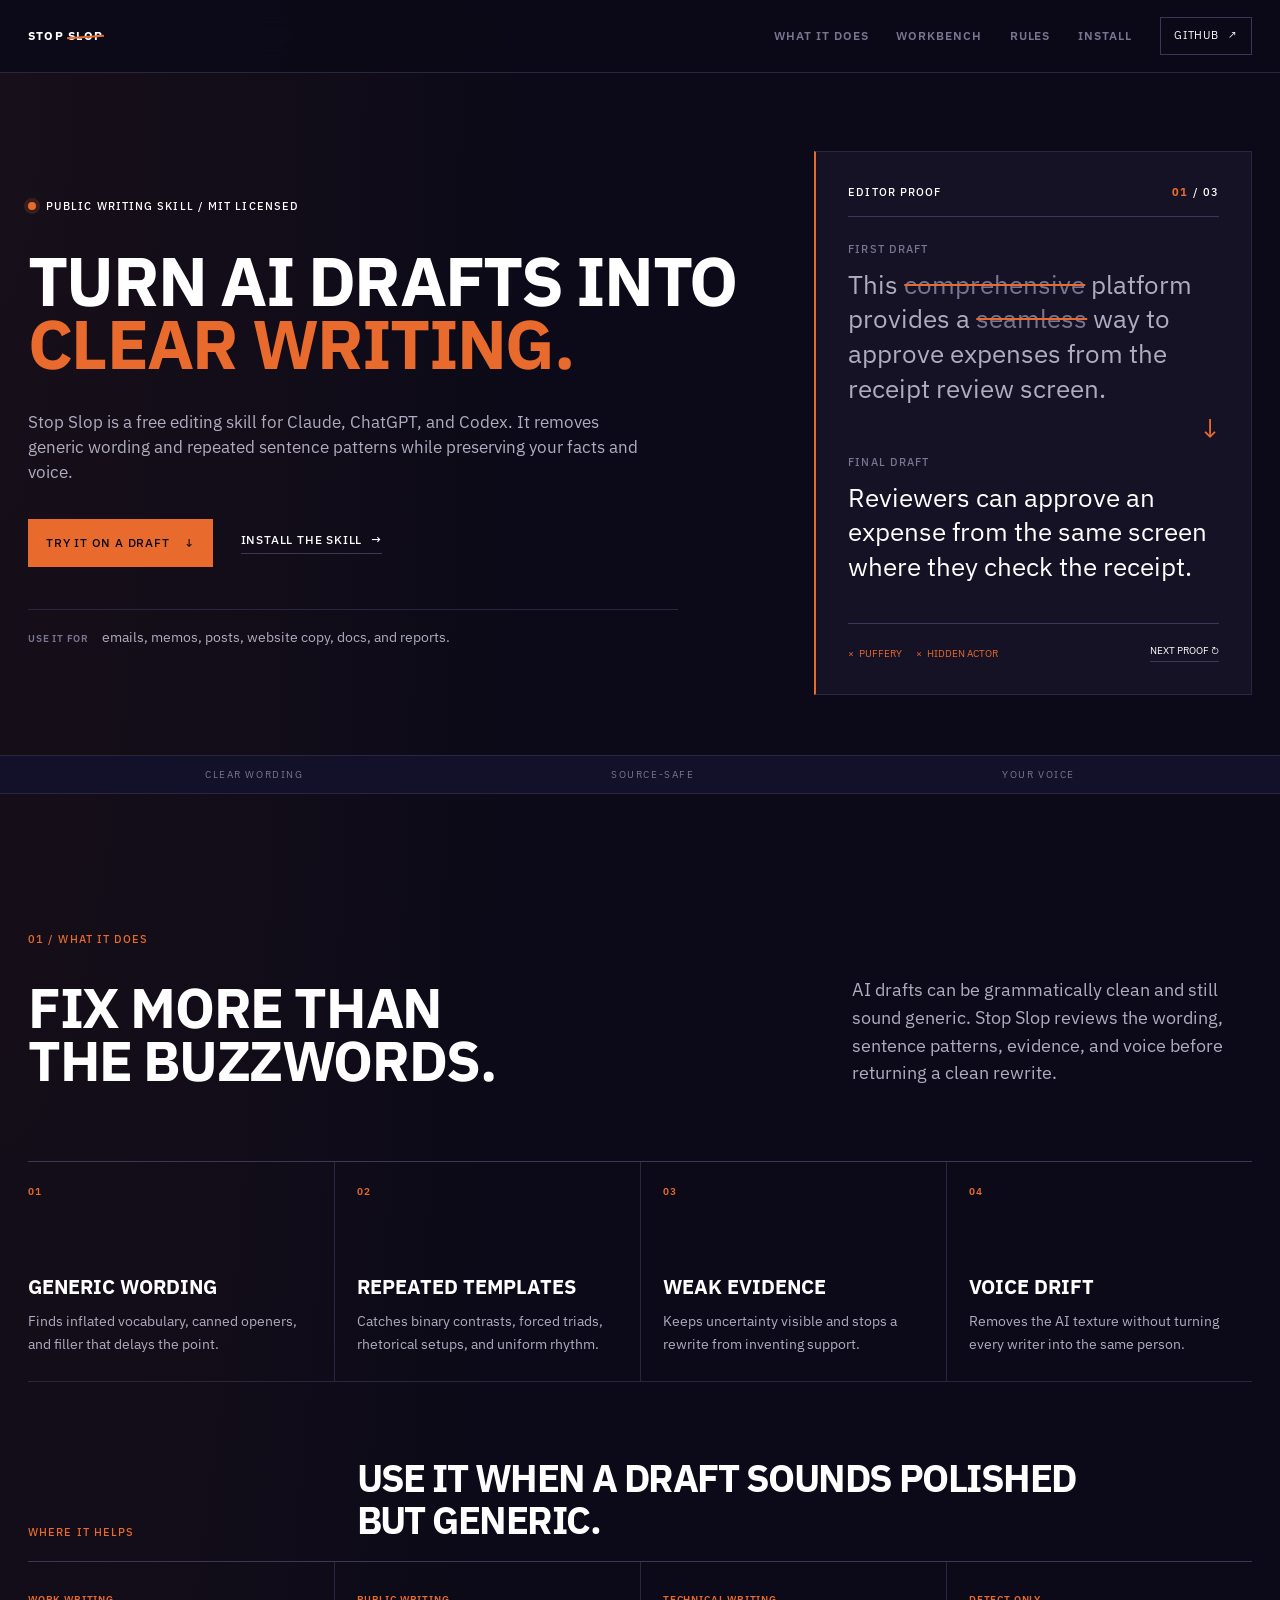
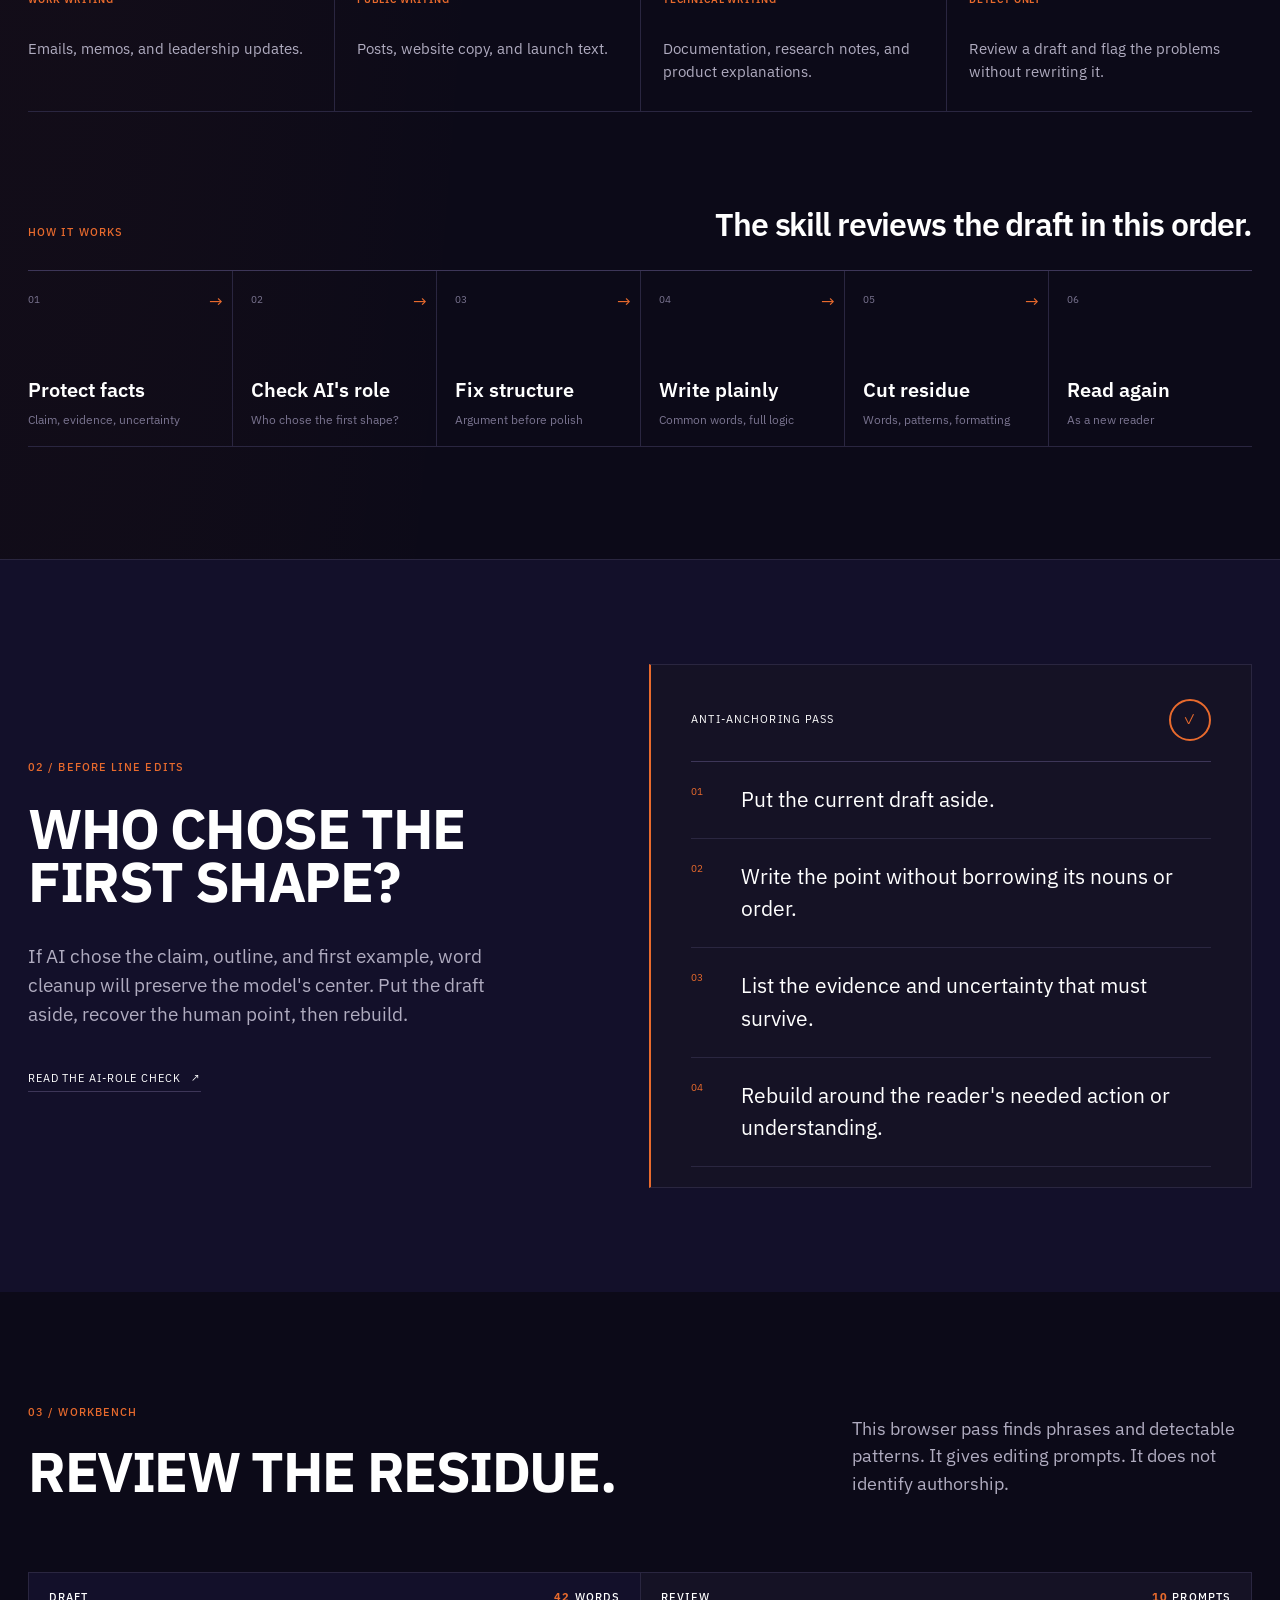
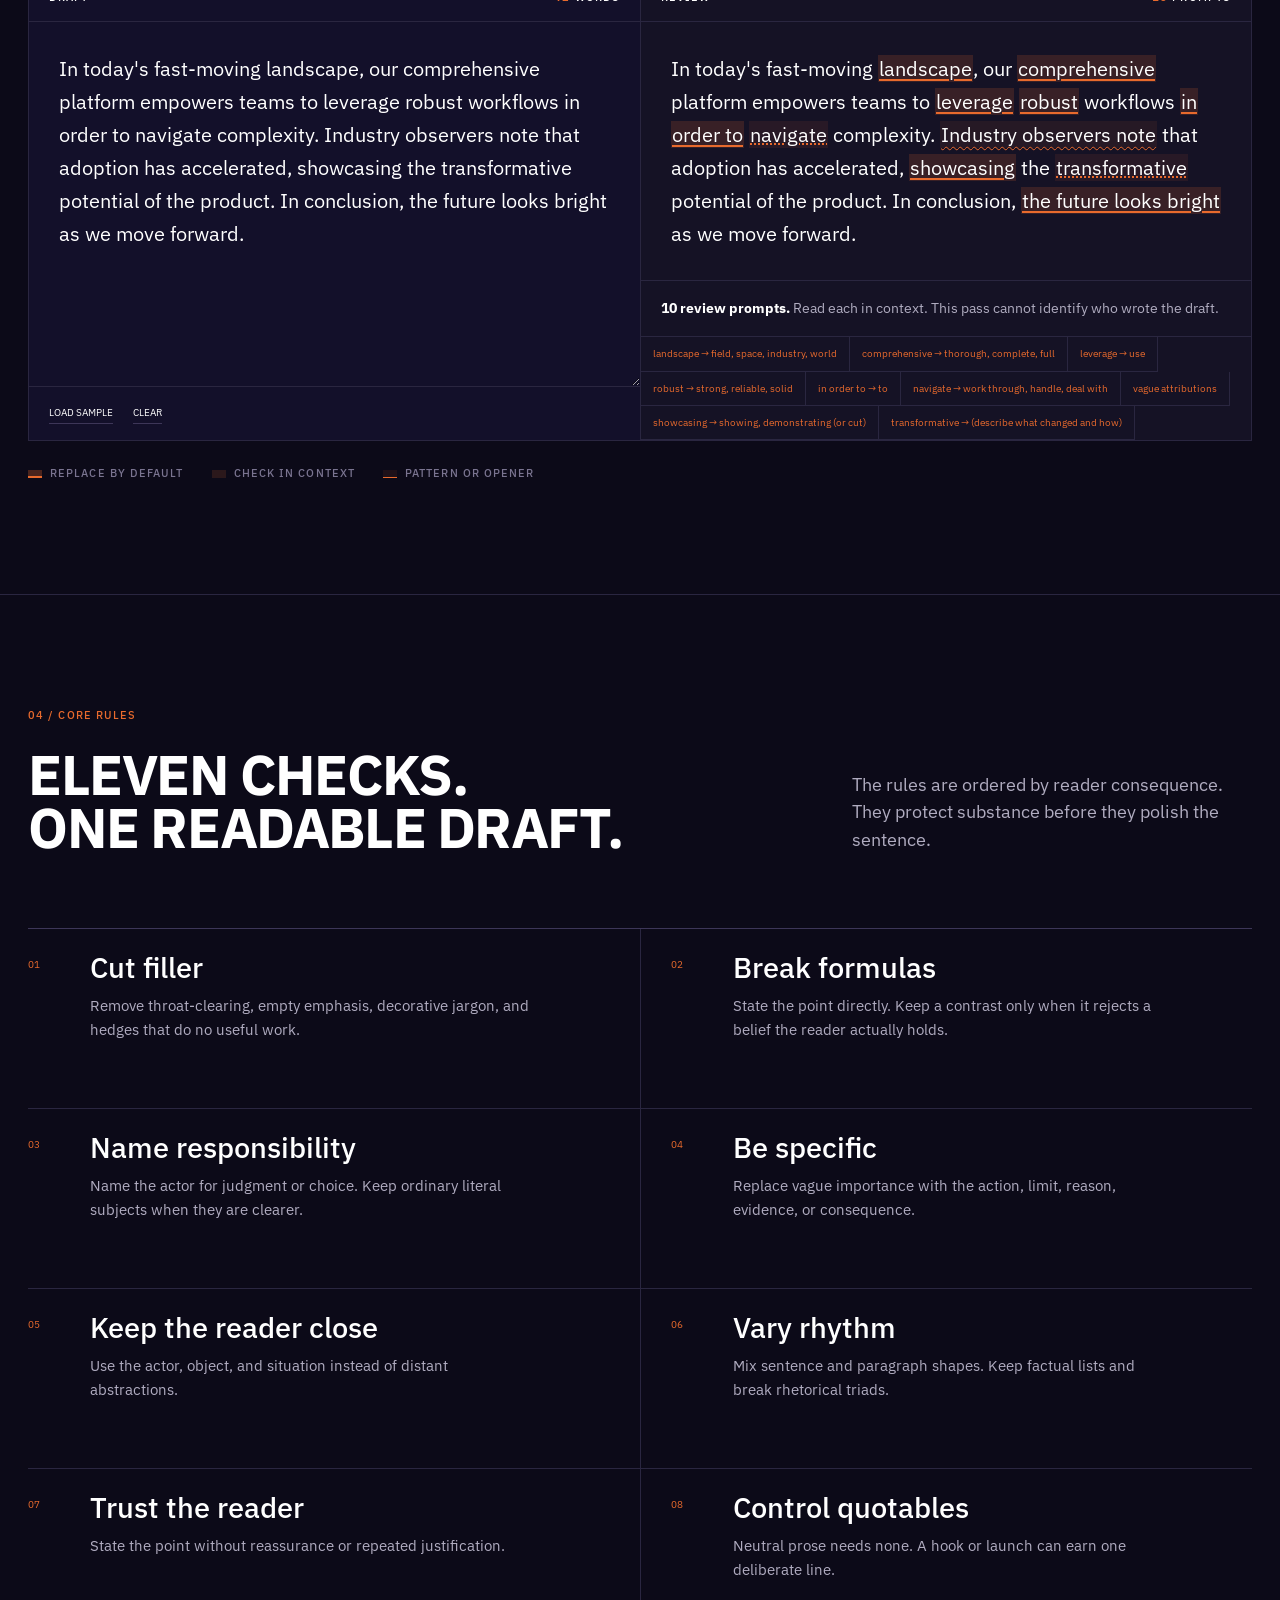
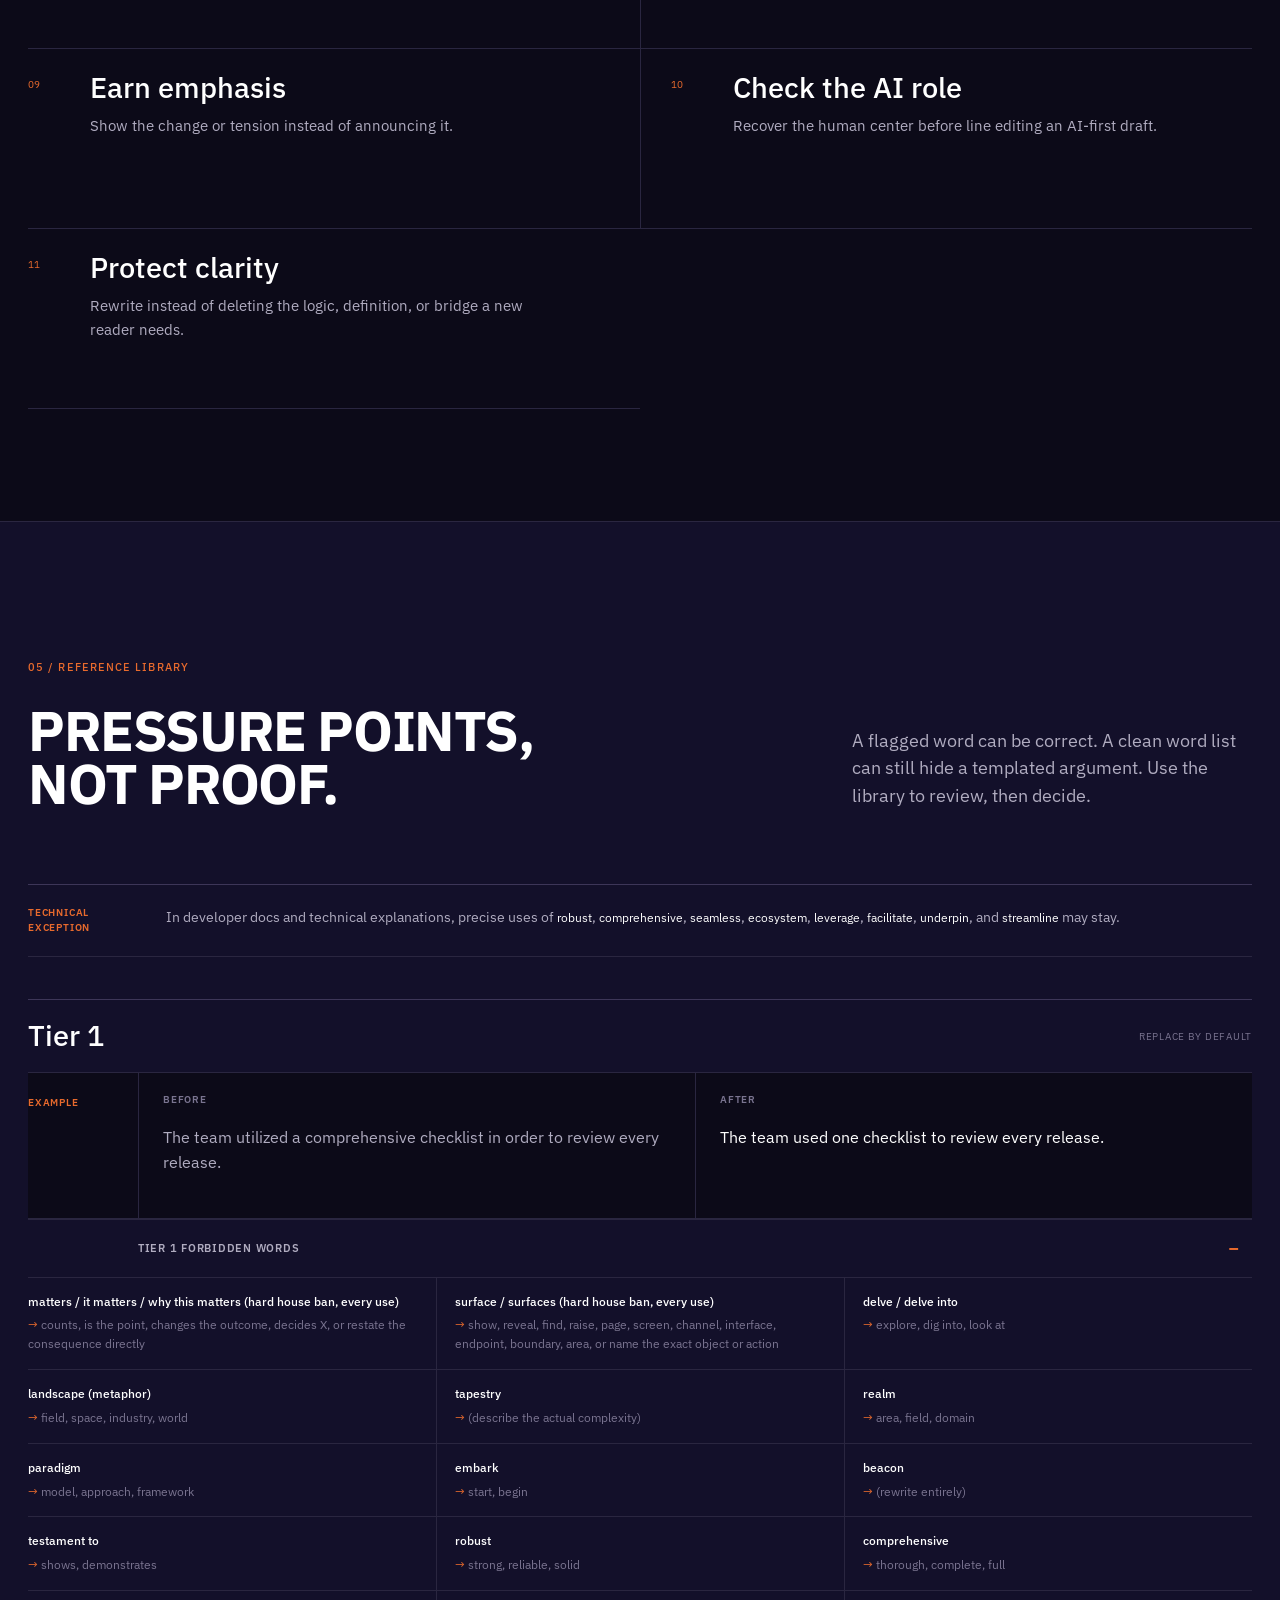
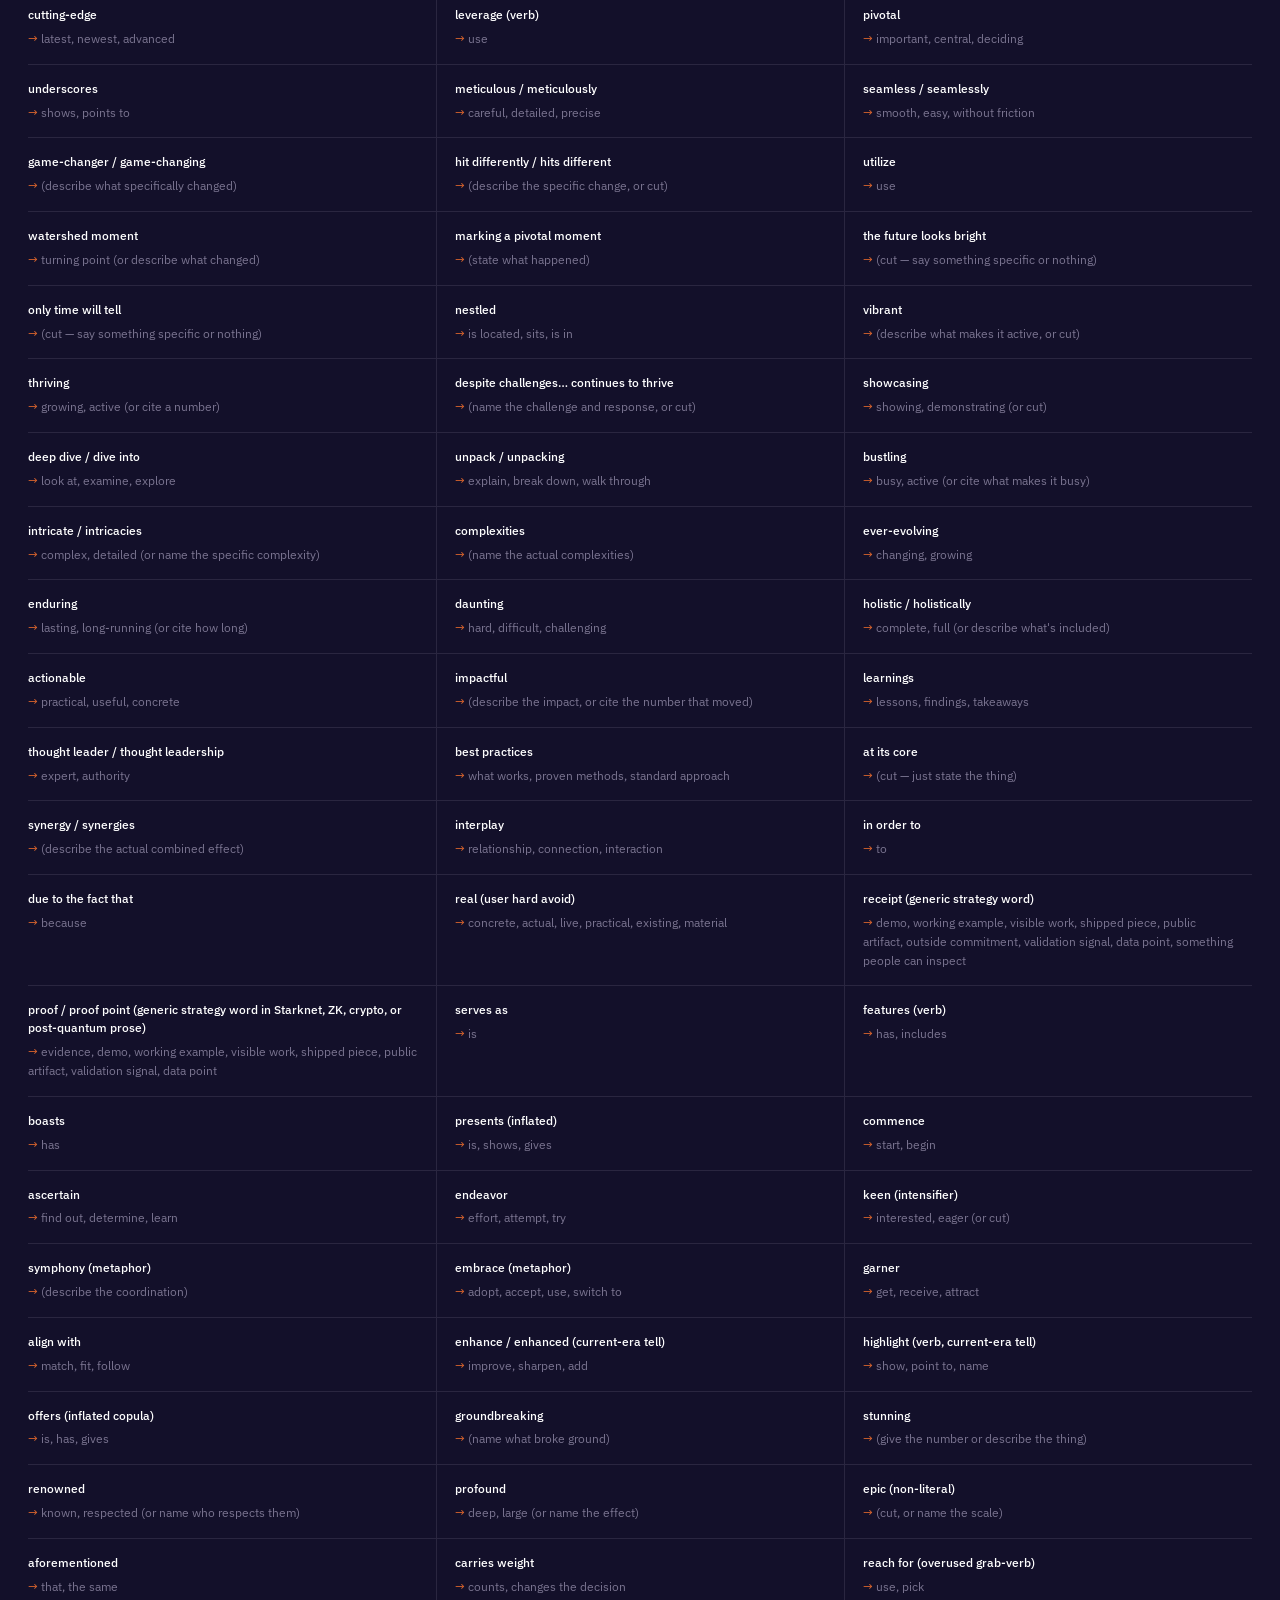
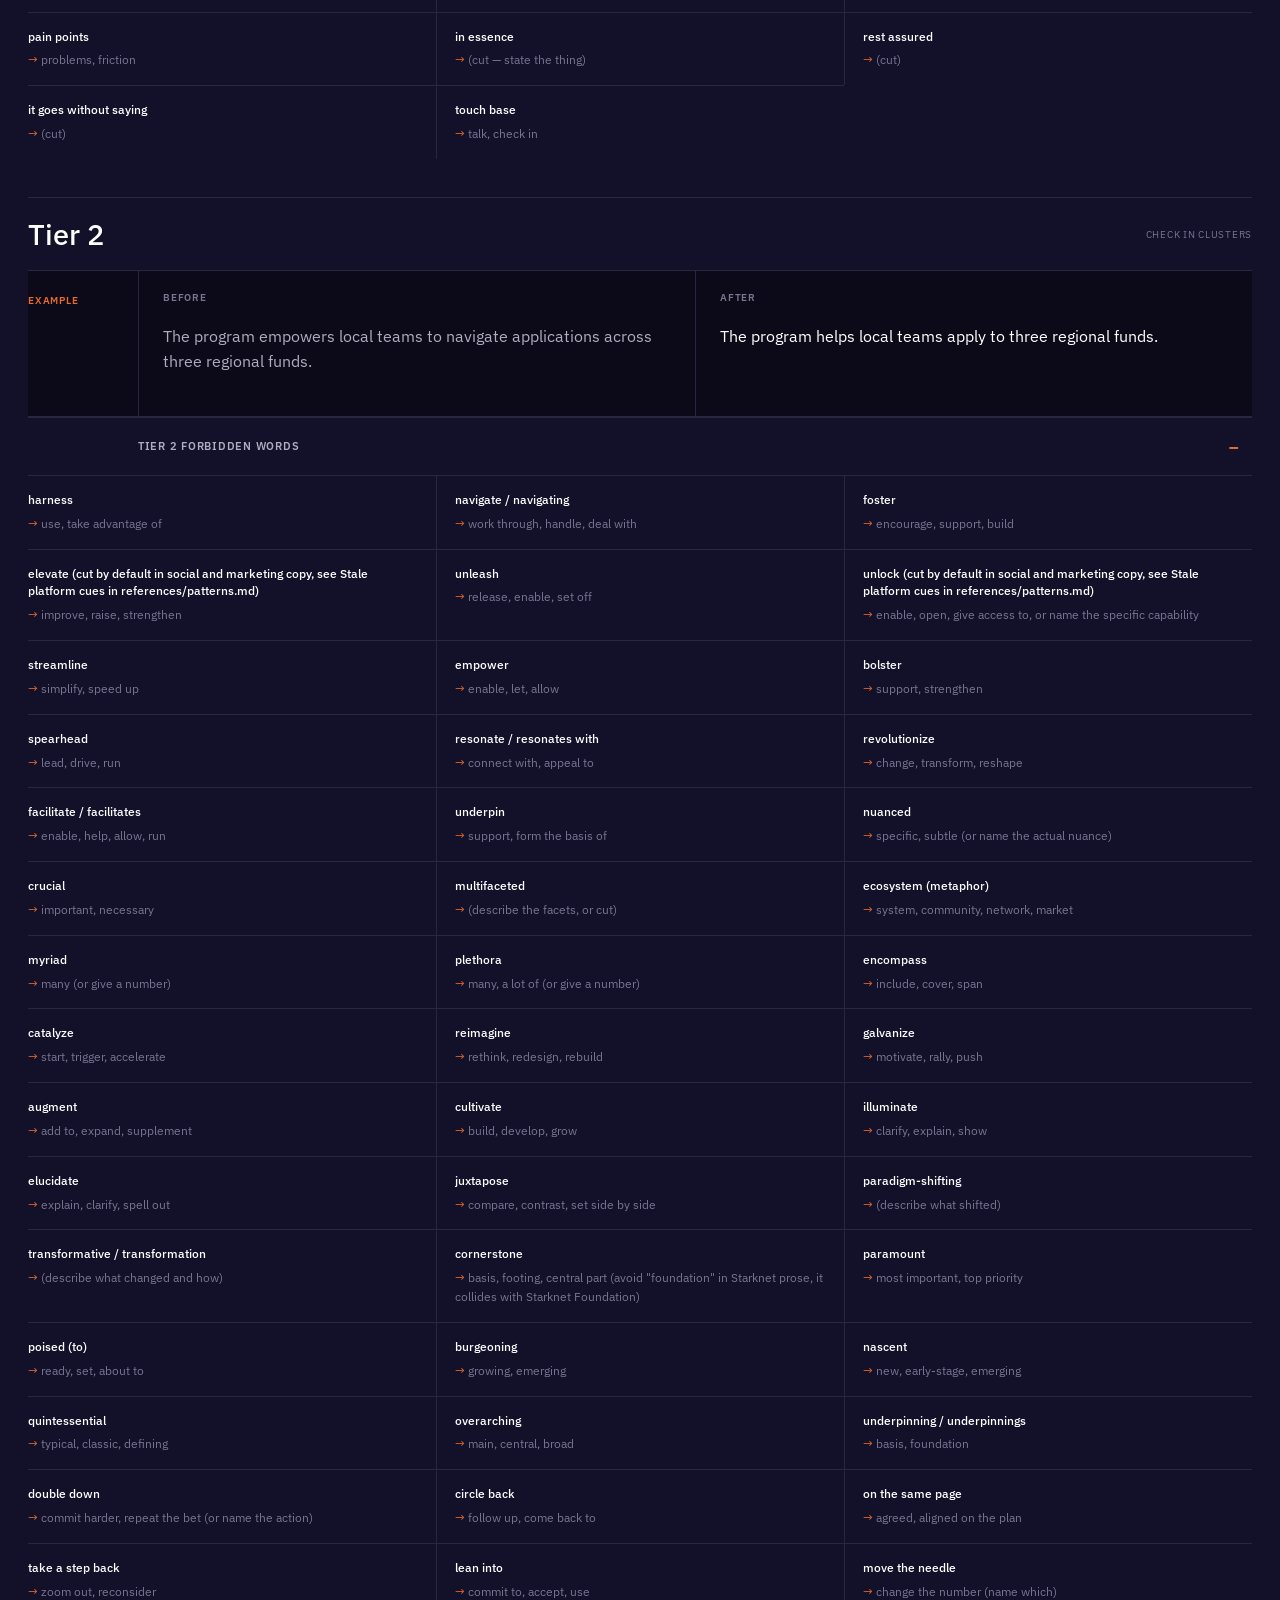
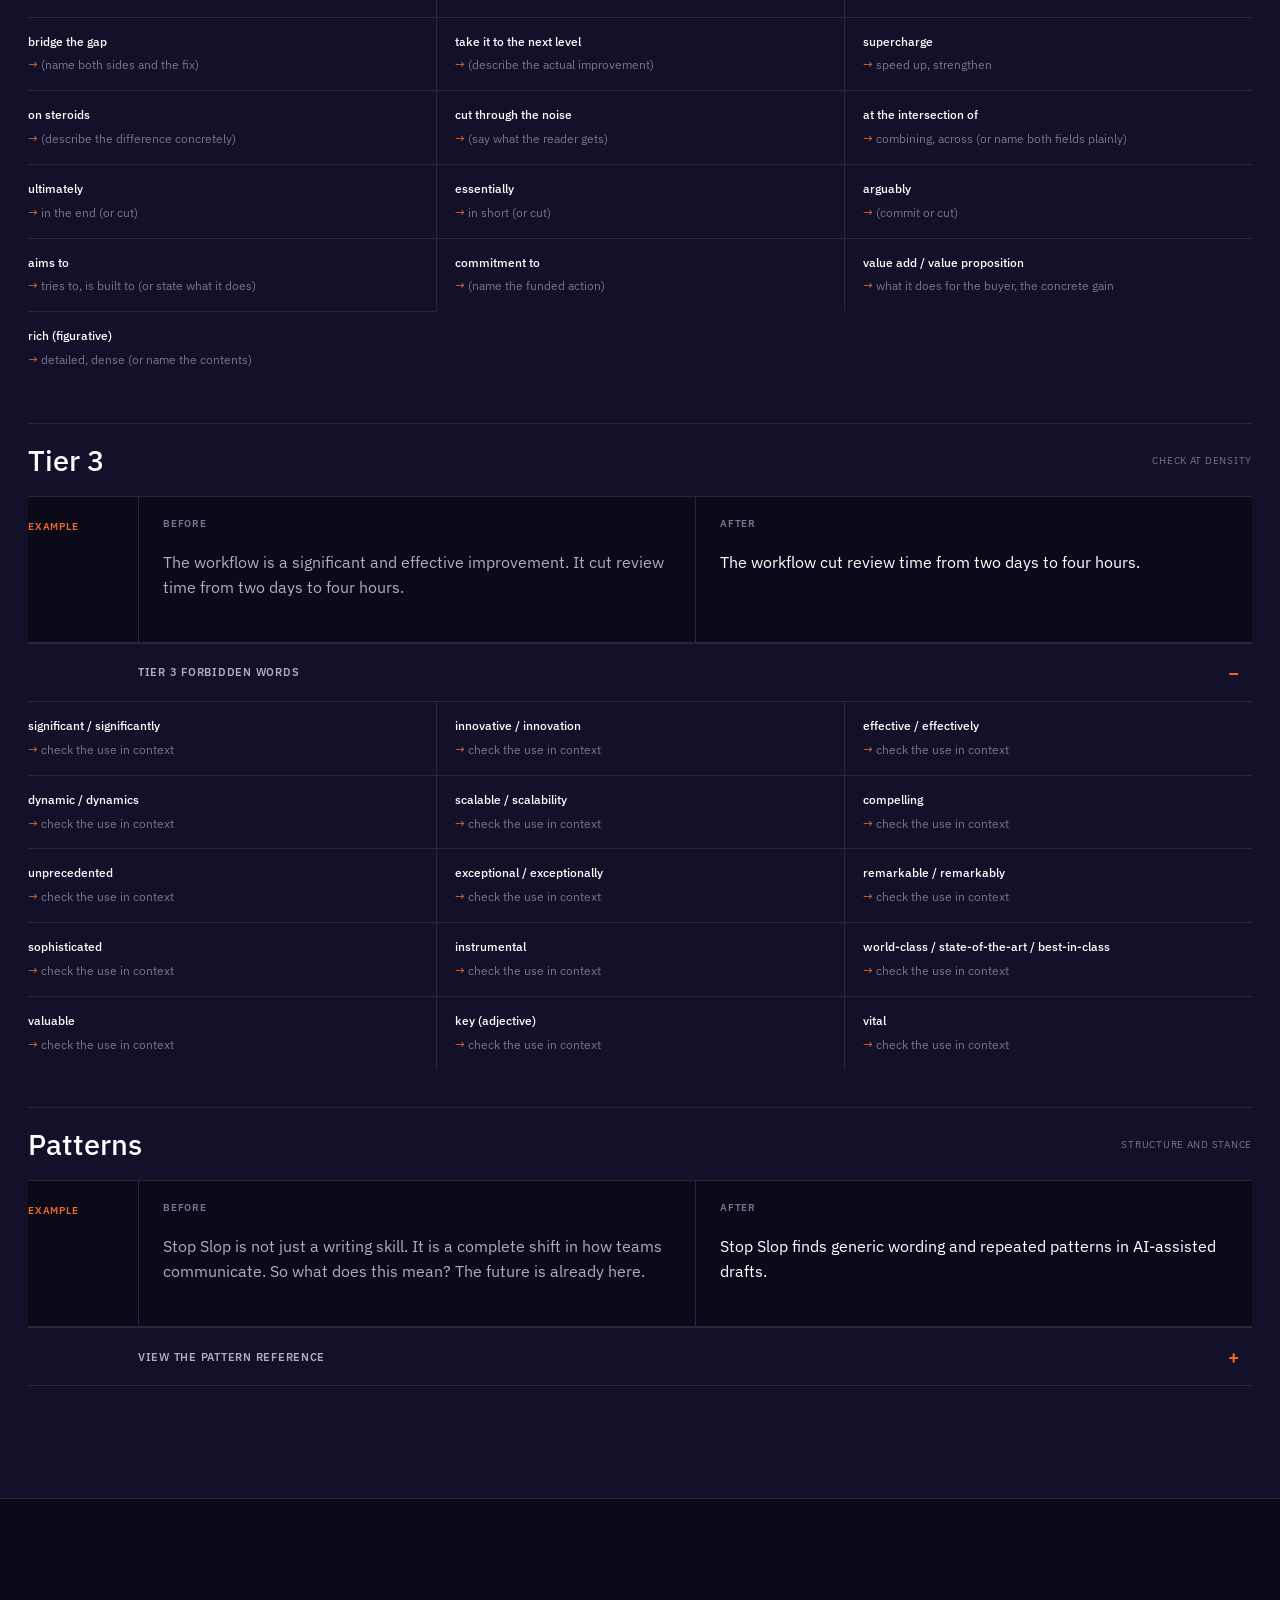
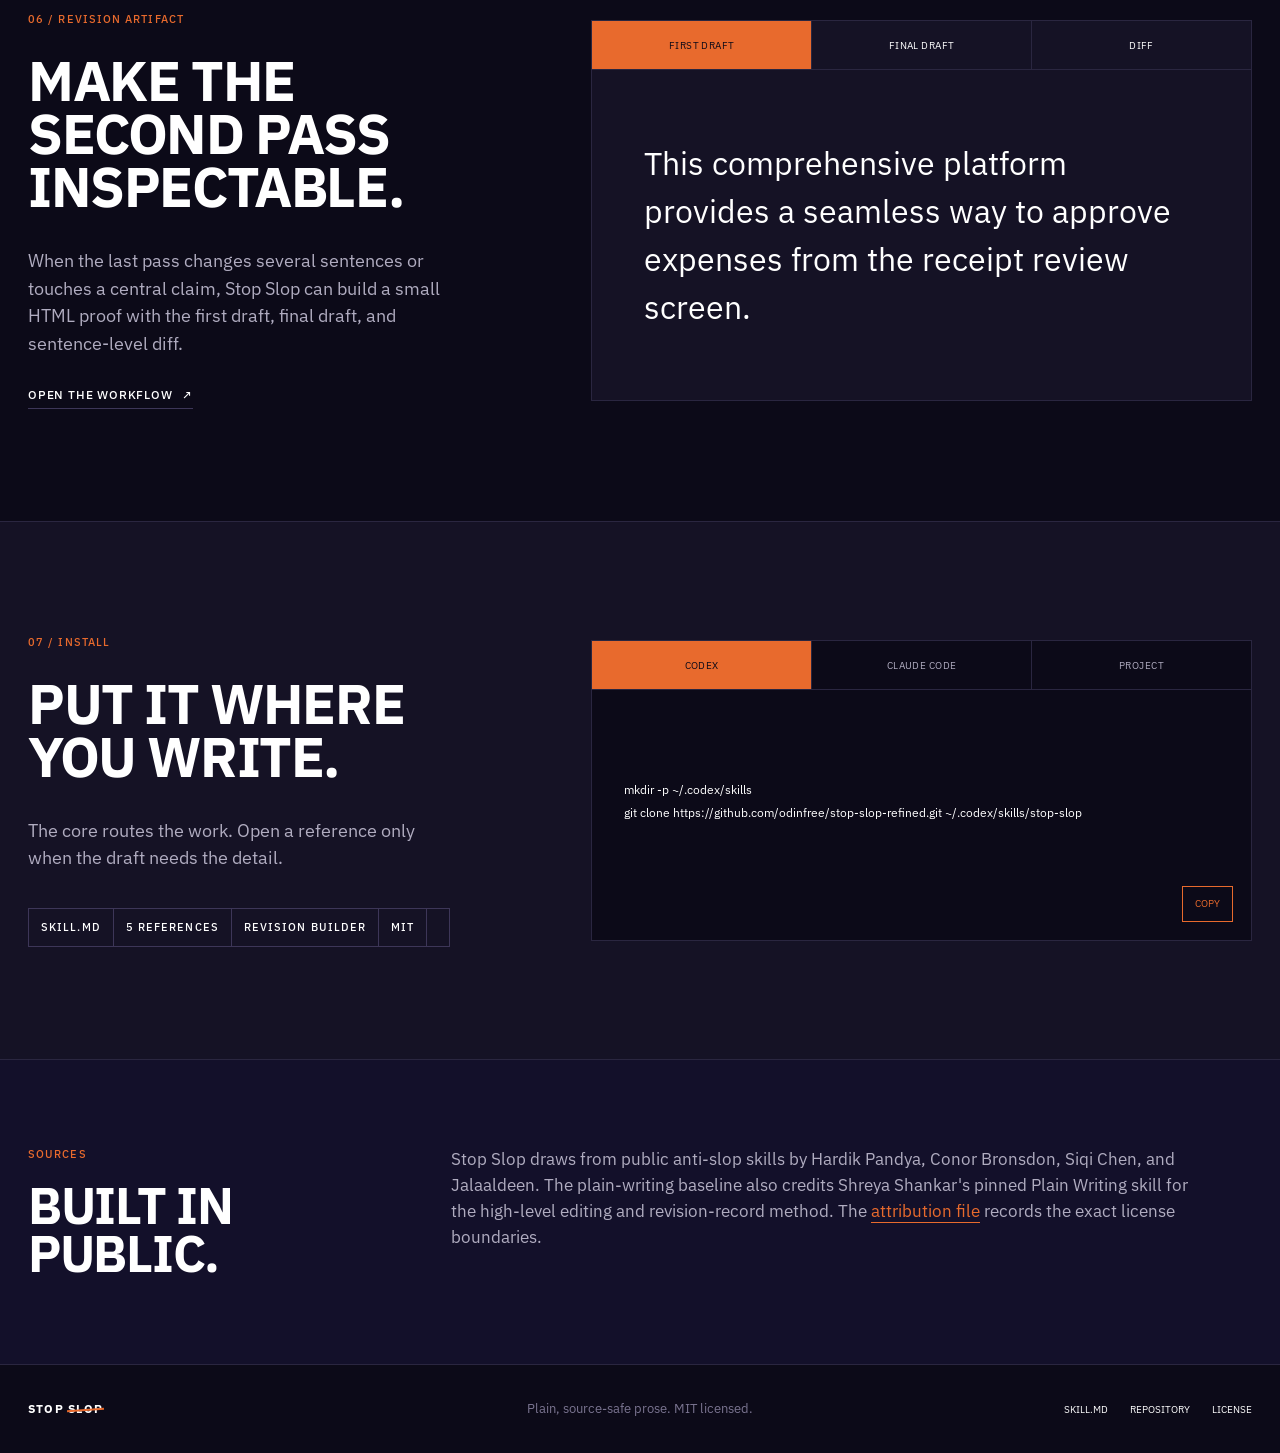
<file: docs/index.html>
<!doctype html>
<html lang="en">
<head>
  <meta charset="utf-8">
  <meta name="viewport" content="width=device-width, initial-scale=1, viewport-fit=cover">
  <meta name="color-scheme" content="light">
  <title>Stop Slop | Clear writing after AI</title>
  <meta name="description" content="A free editing skill that turns generic AI drafts into clear writing while preserving facts and voice.">
  <meta property="og:title" content="Stop Slop">
  <meta property="og:description" content="Turn AI drafts into clear writing.">
  <meta property="og:type" content="website">
  <link rel="preconnect" href="https://fonts.googleapis.com">
  <link rel="preconnect" href="https://fonts.gstatic.com" crossorigin>
  <link href="https://fonts.googleapis.com/css2?family=IBM+Plex+Sans:wght@400;500;600;700&display=swap" rel="stylesheet">
  <link rel="stylesheet" href="styles.css">
  <link rel="icon" href="data:image/svg+xml,%3Csvg xmlns='http://www.w3.org/2000/svg' viewBox='0 0 100 100'%3E%3Crect width='100' height='100' fill='%230c0a18'/%3E%3Cpath d='M15 59 L84 50' fill='none' stroke='%23e86a2d' stroke-width='10'/%3E%3Ctext x='18' y='71' font-family='Arial,sans-serif' font-size='70' font-weight='700' fill='white'%3ES%3C/text%3E%3C/svg%3E">
</head>
<body>
  <a class="skip-link" href="#content">Skip to content</a>
  <div class="reading-progress" aria-hidden="true"><span data-progress></span></div>

  <header class="masthead">
    <div class="shell masthead-inner">
      <a class="wordmark" href="#top" aria-label="Stop Slop home">
        <span>stop</span><span class="wordmark-slop">slop</span>
      </a>
      <nav class="nav" aria-label="Primary navigation">
        <a href="#method">What it does</a>
        <a href="#workbench">Workbench</a>
        <a href="#rules">Rules</a>
        <a href="#install">Install</a>
      </nav>
      <a class="repo-link" href="https://github.com/odinfree/stop-slop-refined" target="_blank" rel="noopener">GitHub <span aria-hidden="true">↗</span></a>
    </div>
  </header>

  <main id="content">
    <section class="hero" id="top" aria-labelledby="hero-title">
      <div class="shell hero-grid">
        <div class="hero-copy reveal">
          <div class="eyebrow"><span class="status-dot"></span> Public writing skill / MIT licensed</div>
          <h1 id="hero-title">Turn AI drafts into<br><em>clear writing.</em></h1>
          <p class="hero-lede">Stop Slop is a free editing skill for Claude, ChatGPT, and Codex. It removes generic wording and repeated sentence patterns while preserving your facts and voice.</p>
          <div class="hero-actions">
            <a class="button button-primary" href="#workbench">Try it on a draft <span aria-hidden="true">↓</span></a>
            <a class="text-link" href="#install">Install the skill <span aria-hidden="true">→</span></a>
          </div>
          <p class="hero-uses"><span>Use it for</span> emails, memos, posts, website copy, docs, and reports.</p>
        </div>

        <figure class="proof-sheet reveal" aria-label="Before and after editing example">
          <div class="proof-holes" aria-hidden="true"><i></i><i></i><i></i></div>
          <figcaption class="proof-head">
            <span>Editor proof</span>
            <span><b data-proof-index>01</b> / <span data-proof-total>03</span></span>
          </figcaption>
          <div class="proof-block proof-before">
            <span class="proof-label">First draft</span>
            <blockquote data-proof-before></blockquote>
          </div>
          <div class="proof-arrow" aria-hidden="true">↓</div>
          <div class="proof-block proof-after">
            <span class="proof-label">Final draft</span>
            <blockquote data-proof-after></blockquote>
          </div>
          <div class="proof-foot">
            <ul data-proof-notes></ul>
            <button type="button" data-proof-next>Next proof <span aria-hidden="true">↻</span></button>
          </div>
          <span class="margin-note" aria-hidden="true">keep the claim</span>
        </figure>
      </div>
      <div class="hero-rule" aria-hidden="true"><span>clear wording</span><span>source-safe</span><span>your voice</span></div>
    </section>

    <section class="section method" id="method" aria-labelledby="method-title">
      <div class="shell">
        <header class="section-head reveal">
          <span class="section-number">01 / What it does</span>
          <h2 id="method-title">Fix more than<br>the buzzwords.</h2>
          <p>AI drafts can be grammatically clean and still sound generic. Stop Slop reviews the wording, sentence patterns, evidence, and voice before returning a clean rewrite.</p>
        </header>

        <ol class="benefit-list reveal" aria-label="What Stop Slop reviews">
          <li><span>01</span><div><h3>Generic wording</h3><p>Finds inflated vocabulary, canned openers, and filler that delays the point.</p></div></li>
          <li><span>02</span><div><h3>Repeated templates</h3><p>Catches binary contrasts, forced triads, rhetorical setups, and uniform rhythm.</p></div></li>
          <li><span>03</span><div><h3>Weak evidence</h3><p>Keeps uncertainty visible and stops a rewrite from inventing support.</p></div></li>
          <li><span>04</span><div><h3>Voice drift</h3><p>Removes the AI texture without turning every writer into the same person.</p></div></li>
        </ol>

        <div class="use-cases reveal" aria-labelledby="use-cases-title">
          <div class="use-cases-head">
            <span class="micro-label">Where it helps</span>
            <h3 id="use-cases-title">Use it when a draft sounds polished but generic.</h3>
          </div>
          <div class="use-case-grid">
            <article><span>Work writing</span><p>Emails, memos, and leadership updates.</p></article>
            <article><span>Public writing</span><p>Posts, website copy, and launch text.</p></article>
            <article><span>Technical writing</span><p>Documentation, research notes, and product explanations.</p></article>
            <article><span>Detect only</span><p>Review a draft and flag the problems without rewriting it.</p></article>
          </div>
        </div>

        <div class="route reveal" aria-labelledby="route-title">
          <div class="route-intro">
            <span class="micro-label">How it works</span>
            <h3 id="route-title">The skill reviews the draft in this order.</h3>
          </div>
          <ol class="route-list">
            <li><span>01</span><b>Protect facts</b><small>Claim, evidence, uncertainty</small></li>
            <li><span>02</span><b>Check AI's role</b><small>Who chose the first shape?</small></li>
            <li><span>03</span><b>Fix structure</b><small>Argument before polish</small></li>
            <li><span>04</span><b>Write plainly</b><small>Common words, full logic</small></li>
            <li><span>05</span><b>Cut residue</b><small>Words, patterns, formatting</small></li>
            <li><span>06</span><b>Read again</b><small>As a new reader</small></li>
          </ol>
        </div>
      </div>
    </section>

    <section class="ai-role" aria-labelledby="ai-role-title">
      <div class="shell ai-role-grid">
        <div class="ai-role-copy reveal">
          <span class="section-number section-number-light">02 / Before line edits</span>
          <h2 id="ai-role-title">Who chose the first shape?</h2>
          <p>If AI chose the claim, outline, and first example, word cleanup will preserve the model's center. Put the draft aside, recover the human point, then rebuild.</p>
          <a href="https://github.com/odinfree/stop-slop-refined/blob/main/references/ai-role-and-reader-fit.md" target="_blank" rel="noopener">Read the AI-role check <span aria-hidden="true">↗</span></a>
        </div>
        <div class="anchor-test reveal" aria-label="Anti-anchoring checklist">
          <div class="anchor-title"><span>Anti-anchoring pass</span><span class="stamp" aria-hidden="true">✓</span></div>
          <ol>
            <li><span>Put the current draft aside.</span></li>
            <li><span>Write the point without borrowing its nouns or order.</span></li>
            <li><span>List the evidence and uncertainty that must survive.</span></li>
            <li><span>Rebuild around the reader's needed action or understanding.</span></li>
          </ol>
        </div>
      </div>
    </section>

    <section class="section workbench" id="workbench" aria-labelledby="workbench-title">
      <div class="shell">
        <header class="section-head section-head-row reveal">
          <div>
            <span class="section-number">03 / Workbench</span>
            <h2 id="workbench-title">Review the residue.</h2>
          </div>
          <p>This browser pass finds phrases and detectable patterns. It gives editing prompts. It does not identify authorship.</p>
        </header>

        <div class="workbench-frame reveal">
          <div class="draft-pane">
            <div class="pane-head">
              <label for="det-input">Draft</label>
              <span><b data-det-words>0</b> words</span>
            </div>
            <textarea id="det-input" spellcheck="true">In today's fast-moving landscape, our comprehensive platform empowers teams to leverage robust workflows in order to navigate complexity. Industry observers note that adoption has accelerated, showcasing the transformative potential of the product. In conclusion, the future looks bright as we move forward.</textarea>
            <div class="pane-actions">
              <button type="button" data-det-reset>Load sample</button>
              <button type="button" data-det-clear>Clear</button>
            </div>
          </div>
          <div class="review-pane">
            <div class="pane-head">
              <span>Review</span>
              <span><b data-det-flags>0</b> <span data-det-unit>prompts</span></span>
            </div>
            <div class="annotated-copy" data-det-output aria-live="polite"></div>
            <div class="review-footer">
              <p data-det-summary></p>
              <ul class="review-hits" data-det-hits aria-label="Detected review prompts"></ul>
            </div>
          </div>
        </div>
        <div class="legend" aria-label="Detector legend">
          <span><i class="swatch swatch-red"></i>replace by default</span>
          <span><i class="swatch swatch-amber"></i>check in context</span>
          <span><i class="swatch swatch-blue"></i>pattern or opener</span>
        </div>
      </div>
    </section>

    <section class="section rules" id="rules" aria-labelledby="rules-title">
      <div class="shell">
        <header class="section-head section-head-row reveal">
          <div>
            <span class="section-number">04 / Core rules</span>
            <h2 id="rules-title">Eleven checks.<br>One readable draft.</h2>
          </div>
          <p>The rules are ordered by reader consequence. They protect substance before they polish the sentence.</p>
        </header>

        <ol class="rule-list reveal">
          <li><span>01</span><div><h3>Cut filler</h3><p>Remove throat-clearing, empty emphasis, decorative jargon, and hedges that do no useful work.</p></div></li>
          <li><span>02</span><div><h3>Break formulas</h3><p>State the point directly. Keep a contrast only when it rejects a belief the reader actually holds.</p></div></li>
          <li><span>03</span><div><h3>Name responsibility</h3><p>Name the actor for judgment or choice. Keep ordinary literal subjects when they are clearer.</p></div></li>
          <li><span>04</span><div><h3>Be specific</h3><p>Replace vague importance with the action, limit, reason, evidence, or consequence.</p></div></li>
          <li><span>05</span><div><h3>Keep the reader close</h3><p>Use the actor, object, and situation instead of distant abstractions.</p></div></li>
          <li><span>06</span><div><h3>Vary rhythm</h3><p>Mix sentence and paragraph shapes. Keep factual lists and break rhetorical triads.</p></div></li>
          <li><span>07</span><div><h3>Trust the reader</h3><p>State the point without reassurance or repeated justification.</p></div></li>
          <li><span>08</span><div><h3>Control quotables</h3><p>Neutral prose needs none. A hook or launch can earn one deliberate line.</p></div></li>
          <li><span>09</span><div><h3>Earn emphasis</h3><p>Show the change or tension instead of announcing it.</p></div></li>
          <li><span>10</span><div><h3>Check the AI role</h3><p>Recover the human center before line editing an AI-first draft.</p></div></li>
          <li><span>11</span><div><h3>Protect clarity</h3><p>Rewrite instead of deleting the logic, definition, or bridge a new reader needs.</p></div></li>
        </ol>
      </div>
    </section>

    <section class="section library" id="library" aria-labelledby="library-title">
      <div class="shell">
        <header class="section-head reveal">
          <span class="section-number">05 / Reference library</span>
          <h2 id="library-title">Pressure points,<br>not proof.</h2>
          <p>A flagged word can be correct. A clean word list can still hide a templated argument. Use the library to review, then decide.</p>
        </header>

        <aside class="library-note reveal" aria-label="Technical-writing exception">
          <span>Technical exception</span>
          <p>In developer docs and technical explanations, precise uses of <code>robust</code>, <code>comprehensive</code>, <code>seamless</code>, <code>ecosystem</code>, <code>leverage</code>, <code>facilitate</code>, <code>underpin</code>, and <code>streamline</code> may stay.</p>
        </aside>

        <div class="library-grid">
          <article class="library-entry">
            <header class="library-entry-head"><h3>Tier 1</h3><small>replace by default</small></header>
            <div class="library-example">
              <span class="library-example-label">Example</span>
              <div><small>Before</small><p>The team utilized a comprehensive checklist in order to review every release.</p></div>
              <div><small>After</small><p>The team used one checklist to review every release.</p></div>
            </div>
            <details class="library-list" open>
              <summary>Tier 1 forbidden words</summary>
              <div class="word-cloud" data-tier="1"></div>
            </details>
          </article>
          <article class="library-entry">
            <header class="library-entry-head"><h3>Tier 2</h3><small>check in clusters</small></header>
            <div class="library-example">
              <span class="library-example-label">Example</span>
              <div><small>Before</small><p>The program empowers local teams to navigate applications across three regional funds.</p></div>
              <div><small>After</small><p>The program helps local teams apply to three regional funds.</p></div>
            </div>
            <details class="library-list" open>
              <summary>Tier 2 forbidden words</summary>
              <div class="word-cloud" data-tier="2"></div>
            </details>
          </article>
          <article class="library-entry">
            <header class="library-entry-head"><h3>Tier 3</h3><small>check at density</small></header>
            <div class="library-example">
              <span class="library-example-label">Example</span>
              <div><small>Before</small><p>The workflow is a significant and effective improvement. It cut review time from two days to four hours.</p></div>
              <div><small>After</small><p>The workflow cut review time from two days to four hours.</p></div>
            </div>
            <details class="library-list" open>
              <summary>Tier 3 forbidden words</summary>
              <div class="word-cloud" data-tier="3"></div>
            </details>
          </article>
          <article class="library-entry">
            <header class="library-entry-head"><h3>Patterns</h3><small>structure and stance</small></header>
            <div class="library-example">
              <span class="library-example-label">Example</span>
              <div><small>Before</small><p>Stop Slop is not just a writing skill. It is a complete shift in how teams communicate. So what does this mean? The future is already here.</p></div>
              <div><small>After</small><p>Stop Slop finds generic wording and repeated patterns in AI-assisted drafts.</p></div>
            </div>
            <details class="library-list">
              <summary>View the pattern reference</summary>
              <div class="pattern-index" data-patterns></div>
            </details>
          </article>
        </div>
      </div>
    </section>

    <section class="section revision" id="revision" aria-labelledby="revision-title">
      <div class="shell revision-grid">
        <div class="revision-copy reveal">
          <span class="section-number">06 / Revision artifact</span>
          <h2 id="revision-title">Make the second pass inspectable.</h2>
          <p>When the last pass changes several sentences or touches a central claim, Stop Slop can build a small HTML proof with the first draft, final draft, and sentence-level diff.</p>
          <a class="text-link" href="https://github.com/odinfree/stop-slop-refined/blob/main/references/revision-artifact.md" target="_blank" rel="noopener">Open the workflow <span aria-hidden="true">↗</span></a>
        </div>
        <div class="diff-demo reveal">
          <div class="diff-tabs" role="tablist" aria-label="Revision artifact preview">
            <button role="tab" aria-selected="true" data-diff-tab="first">First draft</button>
            <button role="tab" aria-selected="false" data-diff-tab="final">Final draft</button>
            <button role="tab" aria-selected="false" data-diff-tab="diff">Diff</button>
          </div>
          <div class="diff-paper active" data-diff-panel="first"><p>This comprehensive platform provides a seamless way to approve expenses from the receipt review screen.</p></div>
          <div class="diff-paper" data-diff-panel="final"><p>Reviewers can approve an expense from the same screen where they check the receipt.</p></div>
          <div class="diff-paper" data-diff-panel="diff"><p><del>This comprehensive platform provides a seamless way to approve expenses from the receipt review screen.</del> <ins>Reviewers can approve an expense from the same screen where they check the receipt.</ins></p></div>
        </div>
      </div>
    </section>

    <section class="section install" id="install" aria-labelledby="install-title">
      <div class="shell install-grid">
        <div class="install-copy reveal">
          <span class="section-number">07 / Install</span>
          <h2 id="install-title">Put it where you write.</h2>
          <p>The core routes the work. Open a reference only when the draft needs the detail.</p>
          <div class="package-list" aria-label="Package contents">
            <span>SKILL.md</span><span>5 references</span><span>revision builder</span><span>MIT</span>
          </div>
        </div>
        <div class="terminal reveal">
          <div class="install-tabs" role="tablist" aria-label="Install targets">
            <button role="tab" aria-selected="true" data-install-tab="codex">Codex</button>
            <button role="tab" aria-selected="false" data-install-tab="claude">Claude Code</button>
            <button role="tab" aria-selected="false" data-install-tab="project">Project</button>
          </div>
          <div class="install-pane active" data-install-pane="codex">
            <pre><code>mkdir -p ~/.codex/skills
git clone https://github.com/odinfree/stop-slop-refined.git ~/.codex/skills/stop-slop</code></pre>
            <button type="button" data-copy>Copy</button>
          </div>
          <div class="install-pane" data-install-pane="claude">
            <pre><code>mkdir -p ~/.claude/skills
git clone https://github.com/odinfree/stop-slop-refined.git ~/.claude/skills/stop-slop</code></pre>
            <button type="button" data-copy>Copy</button>
          </div>
          <div class="install-pane" data-install-pane="project">
            <pre><code>Use SKILL.md as the main instruction file.
Add a reference only when the task needs it.</code></pre>
            <button type="button" data-copy>Copy</button>
          </div>
        </div>
      </div>
    </section>

    <section class="credits" aria-labelledby="credits-title">
      <div class="shell credits-grid">
        <div>
          <span class="section-number">Sources</span>
          <h2 id="credits-title">Built in public.</h2>
        </div>
        <p>Stop Slop draws from public anti-slop skills by Hardik Pandya, Conor Bronsdon, Siqi Chen, and Jalaaldeen. The plain-writing baseline also credits Shreya Shankar's pinned Plain Writing skill for the high-level editing and revision-record method. The <a href="https://github.com/odinfree/stop-slop-refined/blob/main/ATTRIBUTION.md" target="_blank" rel="noopener">attribution file</a> records the exact license boundaries.</p>
      </div>
    </section>
  </main>

  <footer class="footer">
    <div class="shell footer-grid">
      <a class="wordmark footer-mark" href="#top"><span>stop</span><span class="wordmark-slop">slop</span></a>
      <p>Plain, source-safe prose. MIT licensed.</p>
      <div class="footer-links">
        <a href="https://github.com/odinfree/stop-slop-refined/blob/main/SKILL.md">SKILL.md</a>
        <a href="https://github.com/odinfree/stop-slop-refined">Repository</a>
        <a href="https://github.com/odinfree/stop-slop-refined/blob/main/LICENSE">License</a>
      </div>
    </div>
  </footer>

  <script src="site-data.js"></script>
  <script src="app.js"></script>
</body>
</html>
</file>
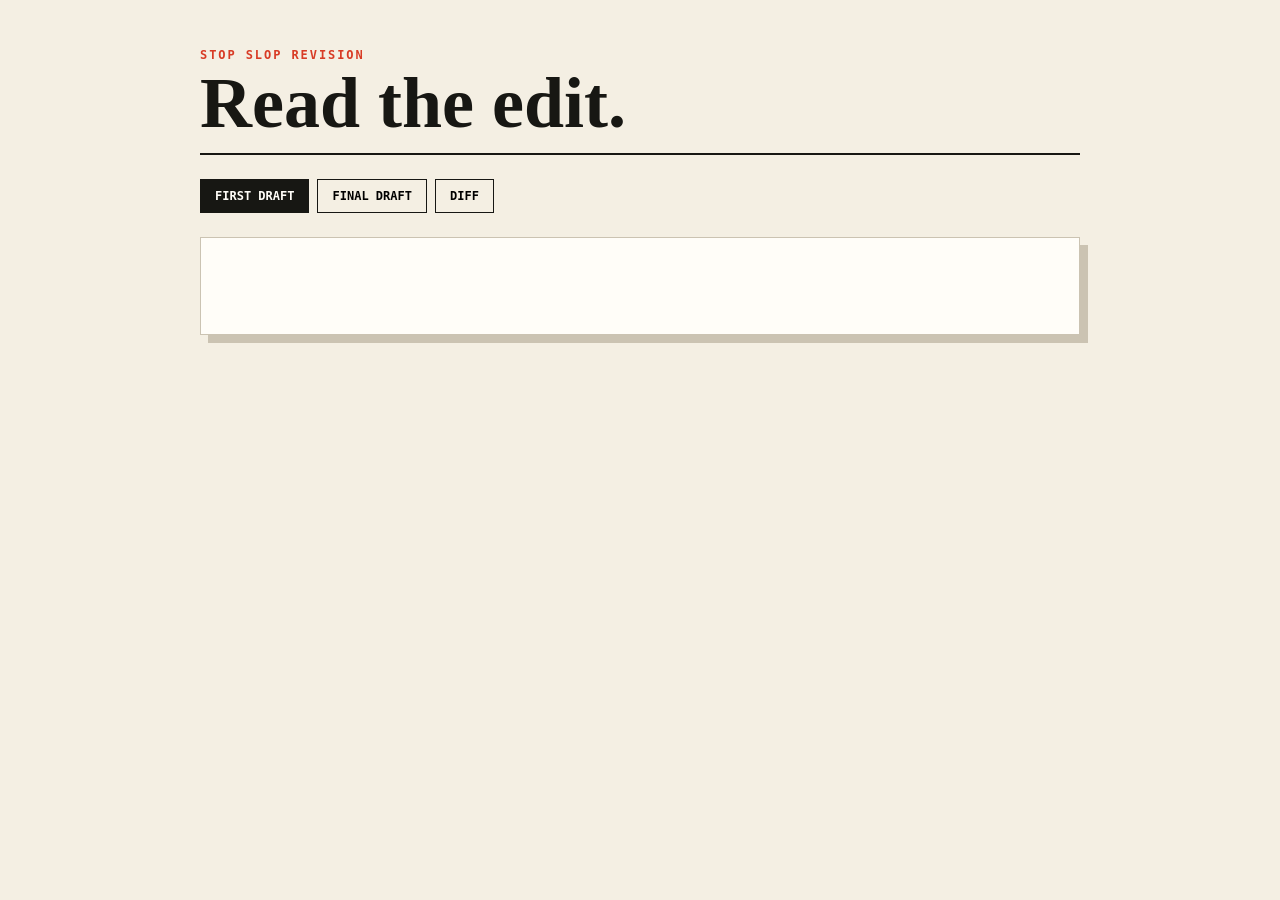
<file: assets/revision_template.html>
<!doctype html>
<html lang="en">
<head>
<meta charset="utf-8">
<meta name="viewport" content="width=device-width, initial-scale=1">
<title>Stop Slop revision</title>
<style>
:root{color-scheme:light;--paper:#f4efe3;--ink:#171713;--muted:#6b685f;--line:#cbc3b2;--red:#d83b25;--green:#1b6b4a;--white:#fffdf8}*{box-sizing:border-box}body{margin:0;background:var(--paper);color:var(--ink);font:18px/1.65 Georgia,serif}.shell{width:min(880px,calc(100% - 32px));margin:48px auto}.top{display:flex;align-items:end;justify-content:space-between;border-bottom:2px solid var(--ink);padding-bottom:16px}.kicker{font:700 12px/1.2 ui-monospace,monospace;letter-spacing:.16em;text-transform:uppercase;color:var(--red)}h1{font-size:clamp(36px,7vw,72px);line-height:.92;margin:8px 0 0}.tabs{display:flex;gap:8px;margin:24px 0}.tabs button{border:1px solid var(--ink);background:transparent;padding:10px 14px;font:700 12px/1 ui-monospace,monospace;text-transform:uppercase;cursor:pointer}.tabs button[aria-selected="true"]{background:var(--ink);color:var(--white)}.panel{display:none;background:var(--white);border:1px solid var(--line);padding:clamp(20px,5vw,48px);box-shadow:8px 8px 0 var(--line)}.panel.active{display:block}.para{margin:0 0 1.25em}.para:last-child{margin-bottom:0}.edit-old,.deleted{color:#8b3024;text-decoration:line-through;text-decoration-color:var(--red);text-decoration-thickness:2px}.edit-new{color:var(--green);background:#dfecdf}.change{position:relative;cursor:help}.change:hover::after,.change:focus::after{content:attr(data-why);position:absolute;left:0;bottom:calc(100% + 8px);z-index:2;width:max-content;max-width:260px;background:var(--ink);color:var(--white);padding:7px 9px;font:12px/1.4 ui-monospace,monospace}.arrow{color:var(--muted);padding:0 .3em}@media(max-width:600px){.top{align-items:start;flex-direction:column;gap:12px}.tabs{overflow:auto}.panel{box-shadow:4px 4px 0 var(--line)}}
</style>
</head>
<body>
<main class="shell">
  <header class="top">
    <div><div class="kicker">Stop Slop revision</div><h1>Read the edit.</h1></div>
    <div class="kicker" id="summary"></div>
  </header>
  <div class="tabs" role="tablist" aria-label="Revision views">
    <button role="tab" aria-selected="true" data-tab="first">First draft</button>
    <button role="tab" aria-selected="false" data-tab="final">Final draft</button>
    <button role="tab" aria-selected="false" data-tab="diff">Diff</button>
  </div>
  <section class="panel active" data-panel="first"></section>
  <section class="panel" data-panel="final"></section>
  <section class="panel" data-panel="diff"></section>
</main>
<script>
const DATA = __DATA__;
const esc=s=>String(s).replace(/[&<>"']/g,c=>({"&":"&amp;","<":"&lt;",">":"&gt;",'"':"&quot;","'":"&#39;"}[c]));
const paragraphs=(view)=>DATA.map(p=>`<p class="para">${p.items.map(item=>{
  if(view==='first') return item.type==='keep'?esc(item.text):esc(item.old);
  if(view==='final') return item.type==='del'?'':esc(item.type==='keep'?item.text:item.new);
  if(item.type==='keep') return esc(item.text);
  if(item.type==='del') return `<span class="deleted change" tabindex="0" data-why="${esc(item.why)}">${esc(item.old)}</span>`;
  return `<span class="edit-old change" tabindex="0" data-why="${esc(item.why)}">${esc(item.old)}</span><span class="arrow">→</span><span class="edit-new change" tabindex="0" data-why="${esc(item.why)}">${esc(item.new)}</span>`;
}).join(' ')}</p>`).join('');
document.querySelectorAll('[data-panel]').forEach(panel=>{panel.innerHTML=paragraphs(panel.dataset.panel)});
const changed=DATA.flatMap(p=>p.items).filter(i=>i.type!=='keep').length;
document.getElementById('summary').textContent=`${changed} change${changed===1?'':'s'}`;
document.querySelectorAll('[data-tab]').forEach(button=>button.addEventListener('click',()=>{
  document.querySelectorAll('[data-tab]').forEach(b=>b.setAttribute('aria-selected',String(b===button)));
  document.querySelectorAll('[data-panel]').forEach(p=>p.classList.toggle('active',p.dataset.panel===button.dataset.tab));
}));
</script>
</body>
</html>
</file>
<file: docs/styles.css>
:root {
  --paper: #0c0a18;
  --paper-light: #151225;
  --paper-deep: #13102a;
  --ink: #ffffff;
  --ink-soft: #b0acc0;
  --muted: #7a7490;
  --red: #e86a2d;
  --red-dark: #e86a2d;
  --blue: #e86a2d;
  --amber: #c4883d;
  --green: #ffffff;
  --line: #2a2640;
  --line-dark: #3d3658;
  --serif: "IBM Plex Sans", "Helvetica Neue", Arial, sans-serif;
  --sans: "IBM Plex Sans", "Helvetica Neue", Arial, sans-serif;
  --mono: "IBM Plex Sans", "Helvetica Neue", Arial, sans-serif;
  --shell: min(1384px, calc(100vw - 56px));
  --ease: cubic-bezier(.22, .75, .2, 1);
}

*,
*::before,
*::after {
  box-sizing: border-box;
}

html {
  scroll-behavior: smooth;
  scroll-padding-top: 92px;
  -webkit-text-size-adjust: 100%;
}

body {
  margin: 0;
  background:
    radial-gradient(ellipse 58% 42% at 0% 0%, rgba(232, 106, 45, .05) 0%, transparent 72%),
    var(--paper);
  color: var(--ink);
  font-family: var(--sans);
  font-size: 17px;
  line-height: 1.55;
  -webkit-font-smoothing: antialiased;
  text-rendering: optimizeLegibility;
}

body::before {
  display: none;
}

::selection {
  background: var(--red);
  color: var(--paper);
}

a {
  color: inherit;
  text-decoration: none;
}

button,
textarea {
  font: inherit;
}

button,
a {
  -webkit-tap-highlight-color: transparent;
}

button {
  color: inherit;
}

img,
svg {
  display: block;
  max-width: 100%;
}

code,
pre {
  font-family: var(--mono);
}

.shell {
  width: var(--shell);
  margin-inline: auto;
}

.skip-link {
  position: fixed;
  top: 12px;
  left: 12px;
  z-index: 200;
  padding: 10px 14px;
  background: var(--red);
  color: var(--paper);
  font-family: var(--mono);
  font-size: .75rem;
  transform: translateY(-160%);
}

.skip-link:focus {
  transform: none;
}

:focus-visible {
  outline: 2px solid var(--red);
  outline-offset: 3px;
}

.reading-progress {
  position: fixed;
  inset: 0 0 auto;
  z-index: 120;
  height: 3px;
}

.reading-progress span {
  display: block;
  width: 0;
  height: 100%;
  background: var(--red);
}

.masthead {
  position: sticky;
  top: 0;
  z-index: 90;
  border-bottom: 1px solid var(--line);
  background: rgba(12, 10, 24, .92);
  backdrop-filter: blur(14px);
  -webkit-backdrop-filter: blur(14px);
}

.masthead-inner {
  min-height: 72px;
  display: flex;
  align-items: center;
  justify-content: space-between;
  gap: 28px;
}

.wordmark {
  display: inline-flex;
  align-items: baseline;
  gap: .36em;
  font-family: var(--mono);
  font-size: .75rem;
  font-weight: 700;
  letter-spacing: .1em;
  text-transform: uppercase;
}

.wordmark-slop {
  position: relative;
}

.wordmark-slop::after {
  content: "";
  position: absolute;
  left: -.08em;
  right: -.08em;
  top: 52%;
  height: 2px;
  background: var(--red);
  transform: rotate(-4deg);
}

.nav {
  display: flex;
  align-items: center;
  gap: 28px;
  margin-left: auto;
  font-family: var(--mono);
  color: var(--muted);
  font-size: .72rem;
  font-weight: 600;
  letter-spacing: .08em;
  text-transform: uppercase;
}

.nav a,
.footer-links a {
  position: relative;
}

.nav a::after,
.footer-links a::after {
  content: "";
  position: absolute;
  left: 0;
  right: 100%;
  bottom: -5px;
  height: 1px;
  background: var(--red);
  transition: right .25s var(--ease);
}

.nav a:hover::after,
.nav a:focus-visible::after,
.footer-links a:hover::after,
.footer-links a:focus-visible::after {
  right: 0;
}

.repo-link {
  min-height: 38px;
  display: inline-flex;
  align-items: center;
  gap: 9px;
  padding: 0 13px;
  border: 1px solid var(--line-dark);
  font-family: var(--mono);
  font-size: .69rem;
  letter-spacing: .08em;
  text-transform: uppercase;
  transition: background .2s, color .2s;
}

.repo-link:hover {
  border-color: var(--red);
  background: var(--red);
  color: var(--paper);
}

.hero {
  position: relative;
  overflow: hidden;
  border-bottom: 1px solid var(--line);
}

.hero-grid {
  min-height: 720px;
  display: grid;
  grid-template-columns: minmax(0, 1.65fr) minmax(420px, 1fr);
  align-items: center;
  gap: clamp(52px, 5vw, 76px);
  padding-block: 76px 96px;
}

.eyebrow,
.section-number,
.micro-label,
.proof-head,
.proof-label,
.pane-head,
.legend,
.package-list {
  font-family: var(--mono);
  font-size: .68rem;
  font-weight: 500;
  letter-spacing: .1em;
  text-transform: uppercase;
}

.eyebrow {
  display: flex;
  align-items: center;
  gap: 10px;
  margin-bottom: 34px;
}

.status-dot {
  width: 8px;
  height: 8px;
  border-radius: 50%;
  background: var(--red);
  box-shadow: 0 0 0 4px rgba(232, 106, 45, .16);
}

.hero h1,
.section-head h2,
.ai-role h2,
.revision-copy h2,
.install-copy h2,
.credits h2 {
  margin: 0;
  font-family: var(--serif);
  font-weight: 700;
  letter-spacing: -.025em;
  text-transform: uppercase;
}

.hero h1 {
  max-width: 820px;
  font-size: clamp(4rem, 5.4vw, 5.75rem);
  line-height: .92;
}

.hero h1 em {
  color: var(--red);
  font-style: normal;
}

.hero-lede {
  max-width: 610px;
  margin: 34px 0 0;
  color: var(--ink-soft);
  font-size: clamp(1.05rem, 1.3vw, 1.22rem);
  line-height: 1.48;
}

.hero-actions {
  display: flex;
  align-items: center;
  gap: 28px;
  margin-top: 34px;
}

.button,
.text-link {
  font-family: var(--mono);
  font-size: .72rem;
  font-weight: 500;
  letter-spacing: .07em;
  text-transform: uppercase;
}

.button {
  min-height: 48px;
  display: inline-flex;
  align-items: center;
  gap: 14px;
  padding: 0 17px;
  border: 1px solid var(--line-dark);
  transition: transform .2s var(--ease), box-shadow .2s var(--ease);
}

.button-primary {
  border-color: var(--red);
  background: var(--red);
  color: var(--paper);
  box-shadow: none;
}

.button-primary:hover {
  transform: translateY(-2px);
  box-shadow: none;
}

.text-link {
  display: inline-flex;
  align-items: center;
  gap: 9px;
  border-bottom: 1px solid var(--line-dark);
  padding-bottom: 4px;
}

.text-link:hover {
  color: var(--red-dark);
  border-color: var(--red);
}

.hero-uses {
  max-width: 650px;
  margin: 42px 0 0;
  padding-top: 16px;
  border-top: 1px solid var(--line);
  color: var(--ink-soft);
  font-size: .9rem;
}

.hero-uses span {
  margin-right: 10px;
  color: var(--muted);
  font-family: var(--mono);
  font-size: .62rem;
  font-weight: 600;
  letter-spacing: .08em;
  text-transform: uppercase;
}

.proof-sheet {
  position: relative;
  margin: 0;
  padding: 32px;
  border: 1px solid var(--line);
  border-left: 2px solid var(--red);
  background: var(--paper-light);
  box-shadow: none;
  transform: none;
}

.proof-sheet::before {
  display: none;
}

.proof-holes {
  display: none;
}

.proof-holes i {
  width: 12px;
  height: 12px;
  border: 1px solid var(--line);
  border-radius: 50%;
  background: var(--paper);
}

.proof-head {
  display: flex;
  justify-content: space-between;
  padding-bottom: 15px;
  border-bottom: 1px solid var(--line-dark);
}

.proof-head b {
  color: var(--red);
}

.proof-block {
  padding: 24px 0;
}

.proof-block + .proof-block {
  border-top: 1px solid var(--line);
}

.proof-label {
  display: block;
  margin-bottom: 10px;
  color: var(--muted);
}

.proof-block blockquote {
  min-height: 4.6em;
  margin: 0;
  font-family: var(--serif);
  font-size: clamp(1.35rem, 2vw, 1.7rem);
  line-height: 1.35;
}

.proof-before blockquote {
  color: var(--ink-soft);
}

.proof-before .cut {
  color: var(--muted);
  text-decoration: line-through;
  text-decoration-color: var(--red);
  text-decoration-thickness: 2px;
}

.proof-before .flag {
  background: rgba(232, 106, 45, .12);
}

.proof-after blockquote {
  color: var(--green);
}

.proof-arrow {
  position: absolute;
  right: 30px;
  top: 47%;
  color: var(--red);
  font-family: var(--serif);
  font-size: 1.7rem;
  font-style: italic;
}

.proof-foot {
  display: flex;
  align-items: end;
  justify-content: space-between;
  gap: 20px;
  padding-top: 18px;
  border-top: 1px solid var(--line-dark);
}

.proof-foot ul {
  display: flex;
  flex-wrap: wrap;
  gap: 7px 14px;
  margin: 0;
  padding: 0;
  list-style: none;
  color: var(--red-dark);
  font-family: var(--mono);
  font-size: .64rem;
  text-transform: uppercase;
}

.proof-foot li::before {
  content: "×";
  margin-right: 5px;
}

.proof-foot button {
  flex: 0 0 auto;
  padding: 0 0 3px;
  border: 0;
  border-bottom: 1px solid var(--line-dark);
  background: transparent;
  cursor: pointer;
  font-family: var(--mono);
  font-size: .65rem;
  text-transform: uppercase;
}

.margin-note {
  display: none;
}

.hero-rule {
  position: absolute;
  left: 0;
  right: 0;
  bottom: 0;
  display: flex;
  justify-content: space-around;
  padding: 11px 4vw;
  border-top: 1px solid var(--line);
  background: var(--paper-deep);
  color: var(--muted);
  font-family: var(--mono);
  font-size: .62rem;
  letter-spacing: .16em;
  text-transform: uppercase;
}

.section {
  padding-block: 112px;
  border-bottom: 1px solid var(--line);
}

.section-head {
  display: grid;
  grid-template-columns: minmax(0, 1fr) minmax(260px, 400px);
  align-items: end;
  gap: 70px;
  margin-bottom: 74px;
}

.section-head .section-number {
  grid-column: 1 / -1;
  margin-bottom: -42px;
}

.section-number {
  display: block;
  color: var(--red-dark);
}

.section-head h2,
.ai-role h2,
.revision-copy h2,
.install-copy h2 {
  font-size: clamp(2.8rem, 4.4vw, 4.6rem);
  line-height: .94;
  text-transform: uppercase;
}

.section-head p,
.revision-copy > p,
.install-copy > p {
  margin: 0;
  color: var(--ink-soft);
  font-size: 1.12rem;
  line-height: 1.55;
}

.benefit-list {
  display: grid;
  grid-template-columns: repeat(4, 1fr);
  margin: 0;
  padding: 0;
  border-top: 1px solid var(--line-dark);
  list-style: none;
}

.benefit-list li {
  min-height: 220px;
  display: flex;
  flex-direction: column;
  padding: 22px 22px 26px 0;
  border-bottom: 1px solid var(--line);
}

.benefit-list li + li {
  padding-left: 22px;
  border-left: 1px solid var(--line);
}

.benefit-list > li > span {
  color: var(--red);
  font-family: var(--mono);
  font-size: .64rem;
  font-weight: 600;
  letter-spacing: .08em;
}

.benefit-list div {
  margin-top: auto;
}

.benefit-list h3 {
  margin: 0 0 12px;
  font-size: 1.25rem;
  line-height: 1.1;
  text-transform: uppercase;
}

.benefit-list p {
  margin: 0;
  color: var(--ink-soft);
  font-size: .9rem;
}

.use-cases {
  margin-top: 76px;
}

.use-cases-head {
  display: grid;
  grid-template-columns: 1fr 3fr;
  align-items: end;
  gap: 30px;
  padding-bottom: 20px;
  border-bottom: 1px solid var(--line-dark);
}

.use-cases-head h3 {
  max-width: 760px;
  margin: 0;
  font-size: clamp(1.7rem, 3vw, 2.5rem);
  line-height: 1.08;
  letter-spacing: -.04em;
  text-transform: uppercase;
}

.use-case-grid {
  display: grid;
  grid-template-columns: repeat(4, 1fr);
}

.use-case-grid article {
  min-height: 150px;
  padding: 22px 22px 24px 0;
  border-bottom: 1px solid var(--line);
}

.use-case-grid article + article {
  padding-left: 22px;
  border-left: 1px solid var(--line);
}

.use-case-grid span {
  color: var(--red);
  font-family: var(--mono);
  font-size: .64rem;
  font-weight: 600;
  letter-spacing: .08em;
  text-transform: uppercase;
}

.use-case-grid p {
  margin: 28px 0 0;
  color: var(--ink-soft);
  font-size: .92rem;
}

.route {
  margin-top: 88px;
}

.route-intro {
  display: flex;
  align-items: baseline;
  justify-content: space-between;
  gap: 30px;
  padding-bottom: 20px;
  border-bottom: 1px solid var(--line-dark);
}

.micro-label {
  color: var(--red-dark);
}

.route-intro h3 {
  margin: 0;
  font-family: var(--serif);
  font-size: 2rem;
  font-weight: 600;
  letter-spacing: -.035em;
}

.route-list {
  display: grid;
  grid-template-columns: repeat(6, 1fr);
  margin: 0;
  padding: 0;
  list-style: none;
}

.route-list li {
  position: relative;
  min-height: 176px;
  display: flex;
  flex-direction: column;
  padding: 21px 18px 18px 0;
  border-bottom: 1px solid var(--line);
}

.route-list li + li {
  padding-left: 18px;
  border-left: 1px solid var(--line);
}

.route-list li:not(:last-child)::after {
  content: "→";
  position: absolute;
  top: 18px;
  right: 9px;
  color: var(--red);
  font-family: var(--mono);
}

.route-list span {
  color: var(--muted);
  font-family: var(--mono);
  font-size: .62rem;
}

.route-list b {
  margin-top: auto;
  font-family: var(--serif);
  font-size: 1.25rem;
  font-weight: 600;
}

.route-list small {
  margin-top: 6px;
  color: var(--muted);
  font-size: .77rem;
  line-height: 1.35;
}

.ai-role {
  padding-block: 104px;
  overflow: hidden;
  background: var(--paper-deep);
  color: var(--ink);
}

.ai-role-grid {
  display: grid;
  grid-template-columns: .9fr 1.1fr;
  gap: clamp(60px, 10vw, 150px);
  align-items: center;
}

.section-number-light {
  color: var(--red);
}

.ai-role h2 {
  margin-top: 26px;
}

.ai-role-copy p {
  max-width: 580px;
  margin: 34px 0;
  color: var(--ink-soft);
  font-size: 1.17rem;
}

.ai-role-copy a {
  display: inline-flex;
  gap: 10px;
  border-bottom: 1px solid var(--line-dark);
  padding-bottom: 4px;
  color: var(--ink);
  font-family: var(--mono);
  font-size: .7rem;
  letter-spacing: .08em;
  text-transform: uppercase;
}

.anchor-test {
  position: relative;
  padding: 34px 40px 20px;
  border: 1px solid var(--line);
  border-left: 2px solid var(--red);
  background: var(--paper-light);
  box-shadow: none;
  transform: none;
}

.anchor-title {
  display: flex;
  align-items: center;
  justify-content: space-between;
  padding-bottom: 20px;
  border-bottom: 1px solid var(--line-dark);
  font-family: var(--mono);
  font-size: .7rem;
  letter-spacing: .1em;
  text-transform: uppercase;
}

.stamp {
  display: grid;
  width: 42px;
  height: 42px;
  place-items: center;
  border: 2px solid var(--red);
  border-radius: 50%;
  color: var(--red);
  font-size: .85rem;
  transform: none;
}

.anchor-test ol {
  margin: 0;
  padding: 0;
  list-style: none;
  counter-reset: anchor;
}

.anchor-test li {
  counter-increment: anchor;
  display: grid;
  grid-template-columns: 38px 1fr;
  gap: 12px;
  padding: 22px 0;
  border-bottom: 1px solid var(--line);
  color: var(--ink);
  font-family: var(--serif);
  font-size: 1.3rem;
}

.anchor-test li::before {
  content: counter(anchor, decimal-leading-zero);
  color: var(--red);
  font-family: var(--mono);
  font-size: .62rem;
}

.section-head-row .section-number {
  grid-column: auto;
  margin: 0 0 24px;
}

.workbench {
  background: var(--paper);
}

.workbench-frame {
  display: grid;
  grid-template-columns: 1fr 1fr;
  border: 1px solid var(--line);
  box-shadow: none;
}

.draft-pane,
.review-pane {
  min-width: 0;
}

.draft-pane {
  display: flex;
  flex-direction: column;
  background: var(--paper-deep);
}

.review-pane {
  display: flex;
  flex-direction: column;
  border-left: 1px solid var(--line);
  background: var(--paper-light);
}

.pane-head {
  min-height: 49px;
  display: flex;
  align-items: center;
  justify-content: space-between;
  padding: 0 20px;
  border-bottom: 1px solid var(--line);
}

.pane-head b {
  color: var(--red-dark);
}

.draft-pane textarea {
  width: 100%;
  min-height: 360px;
  flex: 1;
  resize: vertical;
  padding: 30px;
  border: 0;
  outline: 0;
  background: transparent;
  color: var(--ink);
  font-family: var(--serif);
  font-size: 1.25rem;
  line-height: 1.65;
}

.draft-pane textarea:focus {
  box-shadow: inset 0 0 0 2px var(--red);
}

.pane-actions {
  min-height: 54px;
  display: flex;
  align-items: center;
  gap: 20px;
  padding: 0 20px;
  border-top: 1px solid var(--line);
}

.pane-actions button {
  padding: 0 0 2px;
  border: 0;
  border-bottom: 1px solid var(--line-dark);
  background: none;
  cursor: pointer;
  font-family: var(--mono);
  font-size: .65rem;
  text-transform: uppercase;
}

.annotated-copy {
  min-height: 250px;
  padding: 30px;
  color: var(--ink);
  font-family: var(--serif);
  font-size: 1.25rem;
  line-height: 1.65;
}

.annotated-copy .empty {
  color: var(--muted);
  font-style: italic;
}

.hl {
  position: relative;
  padding: 0 .05em;
  cursor: help;
  box-decoration-break: clone;
  -webkit-box-decoration-break: clone;
}

.hl-t1 {
  background: rgba(232, 106, 45, .16);
  text-decoration: underline;
  text-decoration-color: var(--red);
  text-decoration-thickness: 2px;
  text-underline-offset: 3px;
}

.hl-t2,
.hl-t3 {
  background: rgba(232, 106, 45, .09);
  text-decoration: underline dotted var(--red);
}

.hl-pat,
.hl-open {
  background: rgba(232, 106, 45, .08);
  text-decoration: underline wavy var(--red) 1px;
  text-underline-offset: 4px;
}

.review-footer {
  margin-top: auto;
  border-top: 1px solid var(--line);
}

.review-footer > p {
  margin: 0;
  padding: 17px 20px;
  color: var(--ink-soft);
  font-size: .86rem;
}

.review-footer strong {
  color: var(--ink);
}

.review-hits {
  display: flex;
  flex-wrap: wrap;
  gap: 0;
  margin: 0;
  padding: 0;
  border-top: 1px solid var(--line);
  list-style: none;
}

.review-hits li {
  padding: 9px 12px;
  border-right: 1px solid var(--line);
  border-bottom: 1px solid var(--line);
  color: var(--red-dark);
  font-family: var(--mono);
  font-size: .62rem;
  text-transform: lowercase;
}

.legend {
  display: flex;
  flex-wrap: wrap;
  gap: 18px 28px;
  margin-top: 24px;
  color: var(--muted);
}

.legend span {
  display: flex;
  align-items: center;
  gap: 8px;
}

.swatch {
  width: 14px;
  height: 8px;
}

.swatch-red { background: rgba(232, 106, 45, .28); border-bottom: 2px solid var(--red); }
.swatch-amber { background: rgba(232, 106, 45, .14); }
.swatch-blue { background: rgba(232, 106, 45, .08); border-bottom: 1px solid var(--red); }

.rule-list {
  display: grid;
  grid-template-columns: 1fr 1fr;
  margin: 0;
  padding: 0;
  border-top: 1px solid var(--line-dark);
  list-style: none;
}

.rule-list li {
  display: grid;
  grid-template-columns: 44px 1fr;
  gap: 18px;
  min-height: 180px;
  padding: 28px 24px 28px 0;
  border-bottom: 1px solid var(--line);
}

.rule-list li:nth-child(even) {
  padding-left: 30px;
  border-left: 1px solid var(--line);
}

.rule-list > li > span {
  color: var(--red-dark);
  font-family: var(--mono);
  font-size: .64rem;
}

.rule-list h3 {
  margin: -5px 0 12px;
  font-family: var(--serif);
  font-size: 1.8rem;
  font-weight: 500;
  line-height: 1.05;
}

.rule-list p {
  max-width: 440px;
  margin: 0;
  color: var(--ink-soft);
  font-size: .95rem;
}

.library {
  background: var(--paper-deep);
}

.library-grid {
  border-top: 1px solid var(--line-dark);
}

.library-note {
  display: grid;
  grid-template-columns: 110px minmax(0, 1fr);
  gap: 28px;
  margin-bottom: 42px;
  padding: 20px 0;
  border-top: 1px solid var(--line-dark);
  border-bottom: 1px solid var(--line);
}

.library-note > span {
  color: var(--red);
  font-family: var(--mono);
  font-size: .62rem;
  font-weight: 600;
  letter-spacing: .08em;
  text-transform: uppercase;
}

.library-note p {
  max-width: 960px;
  margin: 0;
  color: var(--ink-soft);
  font-size: .9rem;
  line-height: 1.65;
}

.library-note code {
  color: var(--ink);
  font-size: .82em;
}

.library-entry {
  border-bottom: 1px solid var(--line);
}

.library-entry-head {
  min-height: 72px;
  display: grid;
  grid-template-columns: 1fr auto;
  align-items: center;
  gap: 18px;
}

.library-entry-head h3 {
  margin: 0;
  font-family: var(--serif);
  font-size: 1.8rem;
  font-weight: 500;
}

.library-entry-head small {
  color: var(--muted);
  font-family: var(--mono);
  font-size: .65rem;
  letter-spacing: .07em;
  text-transform: uppercase;
}

.library-list summary {
  min-height: 58px;
  display: grid;
  grid-template-columns: 1fr 24px;
  align-items: center;
  gap: 18px;
  padding-left: 110px;
  border-top: 1px solid var(--line);
  cursor: pointer;
  list-style: none;
  color: var(--ink-soft);
  font-family: var(--mono);
  font-size: .66rem;
  font-weight: 600;
  letter-spacing: .07em;
  text-transform: uppercase;
}

.library-list summary::-webkit-details-marker {
  display: none;
}

.library-list summary::after {
  content: "+";
  color: var(--red-dark);
  font-family: var(--mono);
  font-size: 1.2rem;
}

.library-list[open] summary::after {
  content: "−";
}

.library-example {
  display: grid;
  grid-template-columns: 110px 1fr 1fr;
  border-top: 1px solid var(--line);
  border-bottom: 1px solid var(--line);
  background: var(--paper);
}

.library-example-label {
  padding: 22px 18px 22px 0;
  color: var(--red);
  font-family: var(--mono);
  font-size: .62rem;
  font-weight: 600;
  letter-spacing: .08em;
  text-transform: uppercase;
}

.library-example > div {
  min-height: 145px;
  padding: 20px 24px;
  border-left: 1px solid var(--line);
}

.library-example small {
  display: block;
  margin-bottom: 18px;
  color: var(--muted);
  font-family: var(--mono);
  font-size: .6rem;
  font-weight: 600;
  letter-spacing: .08em;
  text-transform: uppercase;
}

.library-example p {
  max-width: 620px;
  margin: 0;
  color: var(--ink-soft);
  font-size: 1rem;
  line-height: 1.55;
}

.library-example > div:last-child p {
  color: var(--ink);
}

.word-cloud,
.pattern-index {
  display: grid;
  grid-template-columns: repeat(3, 1fr);
  padding: 0 0 38px;
}

.word-entry {
  min-height: 72px;
  padding: 15px 18px 15px 0;
  border-top: 1px solid var(--line);
}

.word-entry:nth-child(3n + 2),
.word-entry:nth-child(3n + 3) {
  padding-left: 18px;
  border-left: 1px solid var(--line);
}

.word-entry b {
  display: block;
  font-family: var(--mono);
  font-size: .72rem;
  font-weight: 500;
}

.word-entry small {
  display: block;
  margin-top: 6px;
  color: var(--muted);
  font-size: .76rem;
}

.word-entry small::before {
  content: "→ ";
  color: var(--red-dark);
}

.pattern-entry {
  min-height: 145px;
  padding: 20px 22px 20px 0;
  border-top: 1px solid var(--line);
}

.pattern-entry:nth-child(3n + 2),
.pattern-entry:nth-child(3n + 3) {
  padding-left: 22px;
  border-left: 1px solid var(--line);
}

.pattern-entry span {
  color: var(--red-dark);
  font-family: var(--mono);
  font-size: .58rem;
  letter-spacing: .07em;
  text-transform: uppercase;
}

.pattern-entry h3 {
  margin: 7px 0 10px;
  font-family: var(--serif);
  font-size: 1.25rem;
  font-weight: 500;
  line-height: 1.1;
}

.pattern-entry p {
  margin: 0;
  color: var(--muted);
  font-size: .76rem;
}

.revision {
  background: var(--paper);
}

.revision-grid,
.install-grid {
  display: grid;
  grid-template-columns: .78fr 1.22fr;
  align-items: center;
  gap: clamp(70px, 11vw, 150px);
}

.revision-copy h2,
.install-copy h2 {
  margin: 26px 0 34px;
}

.revision-copy .text-link {
  margin-top: 28px;
}

.diff-demo {
  border: 1px solid var(--line);
  background: var(--paper-light);
  box-shadow: none;
}

.diff-tabs,
.install-tabs {
  display: flex;
  border-bottom: 1px solid var(--line);
}

.diff-tabs button,
.install-tabs button {
  min-height: 48px;
  flex: 1;
  border: 0;
  border-right: 1px solid var(--line);
  background: transparent;
  cursor: pointer;
  font-family: var(--mono);
  font-size: .65rem;
  letter-spacing: .04em;
  text-transform: uppercase;
}

.diff-tabs button:last-child,
.install-tabs button:last-child {
  border-right: 0;
}

.diff-tabs button[aria-selected="true"],
.install-tabs button[aria-selected="true"] {
  background: var(--red);
  color: var(--paper);
}

.diff-paper {
  min-height: 330px;
  display: none;
  place-items: center;
  padding: 52px;
  background: var(--paper-light);
}

.diff-paper.active {
  display: grid;
}

.diff-paper p {
  margin: 0;
  font-family: var(--serif);
  font-size: clamp(1.5rem, 2.5vw, 2.1rem);
  line-height: 1.5;
}

.diff-paper del {
  color: var(--muted);
  text-decoration-color: var(--red);
  text-decoration-thickness: 2px;
}

.diff-paper ins {
  color: var(--green);
  background: rgba(232, 106, 45, .1);
  text-decoration: none;
}

.install {
  background: var(--paper-light);
  color: var(--ink);
}

.install .section-number {
  color: var(--red);
}

.install-copy > p {
  color: var(--ink-soft);
}

.package-list {
  display: flex;
  flex-wrap: wrap;
  gap: 0;
  margin-top: 36px;
  border: 1px solid var(--line-dark);
}

.package-list span {
  padding: 10px 12px;
  border-right: 1px solid var(--line-dark);
}

.terminal {
  border: 1px solid var(--line);
  background: var(--paper);
  box-shadow: none;
}

.install-tabs {
  border-color: var(--line);
}

.install-tabs button {
  border-color: var(--line);
  color: var(--ink-soft);
}

.install-tabs button[aria-selected="true"] {
  background: var(--red);
  color: var(--paper);
}

.install-pane {
  position: relative;
  display: none;
}

.install-pane.active {
  display: block;
}

.install-pane pre {
  min-height: 250px;
  margin: 0;
  display: flex;
  align-items: center;
  overflow: auto;
  padding: 42px 32px 70px;
  color: var(--ink);
  font-size: .78rem;
  line-height: 1.8;
  white-space: pre-wrap;
}

.install-pane > button {
  position: absolute;
  right: 18px;
  bottom: 18px;
  min-height: 36px;
  padding: 0 12px;
  border: 1px solid var(--red);
  background: transparent;
  color: var(--red);
  cursor: pointer;
  font-family: var(--mono);
  font-size: .63rem;
  text-transform: uppercase;
}

.install-pane > button:hover,
.install-pane > button.copied {
  background: var(--red);
  color: var(--paper);
}

.credits {
  padding-block: 86px;
  border-bottom: 1px solid var(--line);
  background: var(--paper-deep);
}

.credits-grid {
  display: grid;
  grid-template-columns: .6fr 1.4fr;
  gap: 80px;
}

.credits h2 {
  margin-top: 18px;
  font-size: 3.2rem;
  line-height: .95;
}

.credits p {
  max-width: 760px;
  margin: 0;
  color: var(--ink-soft);
  font-size: 1.05rem;
}

.credits p a {
  color: var(--red-dark);
  border-bottom: 1px solid currentColor;
}

.footer {
  padding-block: 34px;
  background: var(--paper);
  color: var(--ink);
}

.footer-grid {
  display: grid;
  grid-template-columns: 1fr auto 1fr;
  align-items: center;
  gap: 40px;
}

.footer p {
  margin: 0;
  color: var(--muted);
  font-size: .8rem;
}

.footer-links {
  display: flex;
  justify-content: end;
  gap: 22px;
  font-family: var(--mono);
  font-size: .65rem;
  text-transform: uppercase;
}

.footer-links a::after {
  background: var(--red);
}

.footer-mark .wordmark-slop::after {
  background: var(--red);
}

.js .reveal {
  opacity: 0;
  transform: translateY(20px);
  transition: opacity .75s var(--ease), transform .75s var(--ease);
}

.js .reveal.in-view {
  opacity: 1;
  transform: none;
}

@media (max-width: 1120px) {
  .hero-grid {
    min-height: auto;
    grid-template-columns: 1fr;
    gap: 52px;
    padding-block: 66px 90px;
  }

  .hero-copy {
    max-width: 820px;
  }

  .hero h1 {
    font-size: clamp(3.8rem, 7.5vw, 4.8rem);
  }

  .proof-sheet {
    width: min(670px, calc(100% - 18px));
    margin-inline: auto;
  }

}

@media (max-width: 1040px) {
  :root {
    --shell: min(100% - 36px, 900px);
  }

  .benefit-list,
  .use-case-grid {
    grid-template-columns: repeat(2, 1fr);
  }

  .benefit-list li:nth-child(odd),
  .use-case-grid article:nth-child(odd) {
    padding-left: 0;
    border-left: 0;
  }

  .benefit-list li:nth-child(even),
  .use-case-grid article:nth-child(even) {
    padding-left: 22px;
    border-left: 1px solid var(--line);
  }

  .route-list {
    grid-template-columns: repeat(3, 1fr);
  }

  .route-list li:nth-child(4) {
    border-left: 0;
  }

  .ai-role-grid,
  .revision-grid,
  .install-grid {
    grid-template-columns: 1fr;
  }

  .ai-role-copy {
    max-width: 720px;
  }

  .anchor-test,
  .diff-demo,
  .terminal {
    width: min(760px, calc(100% - 14px));
    margin-inline: auto;
  }

  .word-cloud,
  .pattern-index {
    grid-template-columns: repeat(2, 1fr);
  }

  .word-entry:nth-child(3n + 2),
  .word-entry:nth-child(3n + 3),
  .pattern-entry:nth-child(3n + 2),
  .pattern-entry:nth-child(3n + 3) {
    padding-left: 0;
    border-left: 0;
  }

  .word-entry:nth-child(even),
  .pattern-entry:nth-child(even) {
    padding-left: 20px;
    border-left: 1px solid var(--line);
  }
}

@media (max-width: 760px) {
  :root {
    --shell: calc(100% - 28px);
  }

  .masthead-inner {
    min-height: 62px;
  }

  .nav {
    display: none;
  }

  .repo-link {
    margin-left: auto;
  }

  .hero-grid {
    gap: 38px;
    padding-block: 52px 82px;
  }

  .hero h1 {
    font-size: clamp(3.15rem, 14vw, 4.1rem);
  }

  .hero-lede {
    font-size: 1.05rem;
  }

  .hero-actions {
    align-items: flex-start;
    flex-direction: column;
    gap: 22px;
  }

  .hero-uses {
    margin-top: 34px;
    font-size: .84rem;
    line-height: 1.55;
  }

  .hero-uses span {
    display: block;
    margin: 0 0 7px;
  }

  .proof-sheet {
    width: 100%;
    padding: 22px 20px;
    box-shadow: none;
  }

  .proof-sheet::before {
    left: 33px;
  }

  .proof-holes {
    left: 10px;
  }

  .proof-foot {
    align-items: flex-start;
    flex-direction: column;
    gap: 14px;
    padding-top: 14px;
  }

  .proof-head {
    padding-bottom: 12px;
  }

  .proof-block {
    padding: 18px 0;
  }

  .proof-block blockquote {
    min-height: 0;
    font-size: 1.08rem;
    line-height: 1.45;
  }

  .proof-arrow {
    right: 18px;
    font-size: 1.25rem;
  }

  .margin-note {
    display: none;
  }

  .hero-rule {
    justify-content: space-between;
  }

  .section {
    padding-block: 74px;
  }

  .section-head,
  .section-head-row {
    grid-template-columns: 1fr;
    gap: 26px;
    margin-bottom: 52px;
  }

  .section-head .section-number,
  .section-head-row .section-number {
    grid-column: auto;
    margin: 0 0 4px;
  }

  .section-head h2,
  .ai-role h2,
  .revision-copy h2,
  .install-copy h2 {
    font-size: clamp(2.45rem, 10.5vw, 3.6rem);
  }

  .benefit-list,
  .use-case-grid {
    grid-template-columns: 1fr;
  }

  .benefit-list li,
  .benefit-list li:nth-child(even),
  .use-case-grid article,
  .use-case-grid article:nth-child(even) {
    min-height: 0;
    padding: 24px 0;
    border-left: 0;
  }

  .benefit-list div {
    margin-top: 42px;
  }

  .use-cases {
    margin-top: 72px;
  }

  .use-cases-head {
    grid-template-columns: 1fr;
    align-items: start;
  }

  .use-case-grid p {
    margin-top: 14px;
  }

  .route {
    margin-top: 78px;
  }

  .route-intro {
    align-items: flex-start;
    flex-direction: column;
  }

  .route-list {
    grid-template-columns: 1fr 1fr;
  }

  .route-list li:nth-child(odd) {
    padding-left: 0;
    border-left: 0;
  }

  .route-list li:nth-child(even) {
    padding-left: 16px;
    border-left: 1px solid var(--line);
  }

  .route-list li {
    min-height: 156px;
  }

  .ai-role {
    padding-block: 88px 100px;
  }

  .ai-role-grid {
    gap: 68px;
  }

  .anchor-test {
    width: 100%;
    padding: 28px 24px 16px;
    box-shadow: none;
  }

  .anchor-test li {
    font-size: 1.1rem;
  }

  .workbench-frame {
    grid-template-columns: 1fr;
    box-shadow: none;
  }

  .review-pane {
    border-top: 1px solid var(--line);
    border-left: 0;
  }

  .draft-pane textarea,
  .annotated-copy {
    min-height: 280px;
    padding: 22px;
    font-size: 1.08rem;
  }

  .rule-list {
    grid-template-columns: 1fr;
  }

  .rule-list li,
  .rule-list li:nth-child(even) {
    min-height: 0;
    padding: 24px 0;
    border-left: 0;
  }

  .word-cloud,
  .pattern-index {
    grid-template-columns: 1fr;
  }

  .word-entry,
  .word-entry:nth-child(even),
  .pattern-entry,
  .pattern-entry:nth-child(even) {
    min-height: 0;
    padding: 14px 0;
    border-left: 0;
  }

  .library-entry-head {
    min-height: 64px;
  }

  .library-note {
    grid-template-columns: 1fr;
    gap: 10px;
    margin-bottom: 30px;
  }

  .library-entry-head h3 {
    font-size: 1.55rem;
  }

  .library-entry-head small {
    font-size: .58rem;
  }

  .library-example {
    grid-template-columns: 1fr;
  }

  .library-example-label {
    padding: 18px 0;
  }

  .library-example > div {
    min-height: 0;
    padding: 20px 0;
    border-top: 1px solid var(--line);
    border-left: 0;
  }

  .library-list summary {
    min-height: 54px;
    padding-left: 0;
  }

  .revision-grid,
  .install-grid {
    gap: 64px;
  }

  .diff-demo,
  .terminal {
    width: 100%;
    box-shadow: none;
  }

  .diff-paper {
    min-height: 280px;
    padding: 32px 24px;
  }

  .install-pane pre {
    min-height: 280px;
    padding-inline: 20px;
    font-size: .68rem;
  }

  .credits-grid,
  .footer-grid {
    grid-template-columns: 1fr;
    gap: 28px;
  }

  .footer-links {
    flex-wrap: wrap;
    justify-content: start;
  }
}

@media (prefers-reduced-motion: reduce) {
  html {
    scroll-behavior: auto;
  }

  *,
  *::before,
  *::after {
    animation-duration: .01ms !important;
    animation-iteration-count: 1 !important;
    transition-duration: .01ms !important;
  }

  .js .reveal {
    opacity: 1;
    transform: none;
  }
}
</file>
